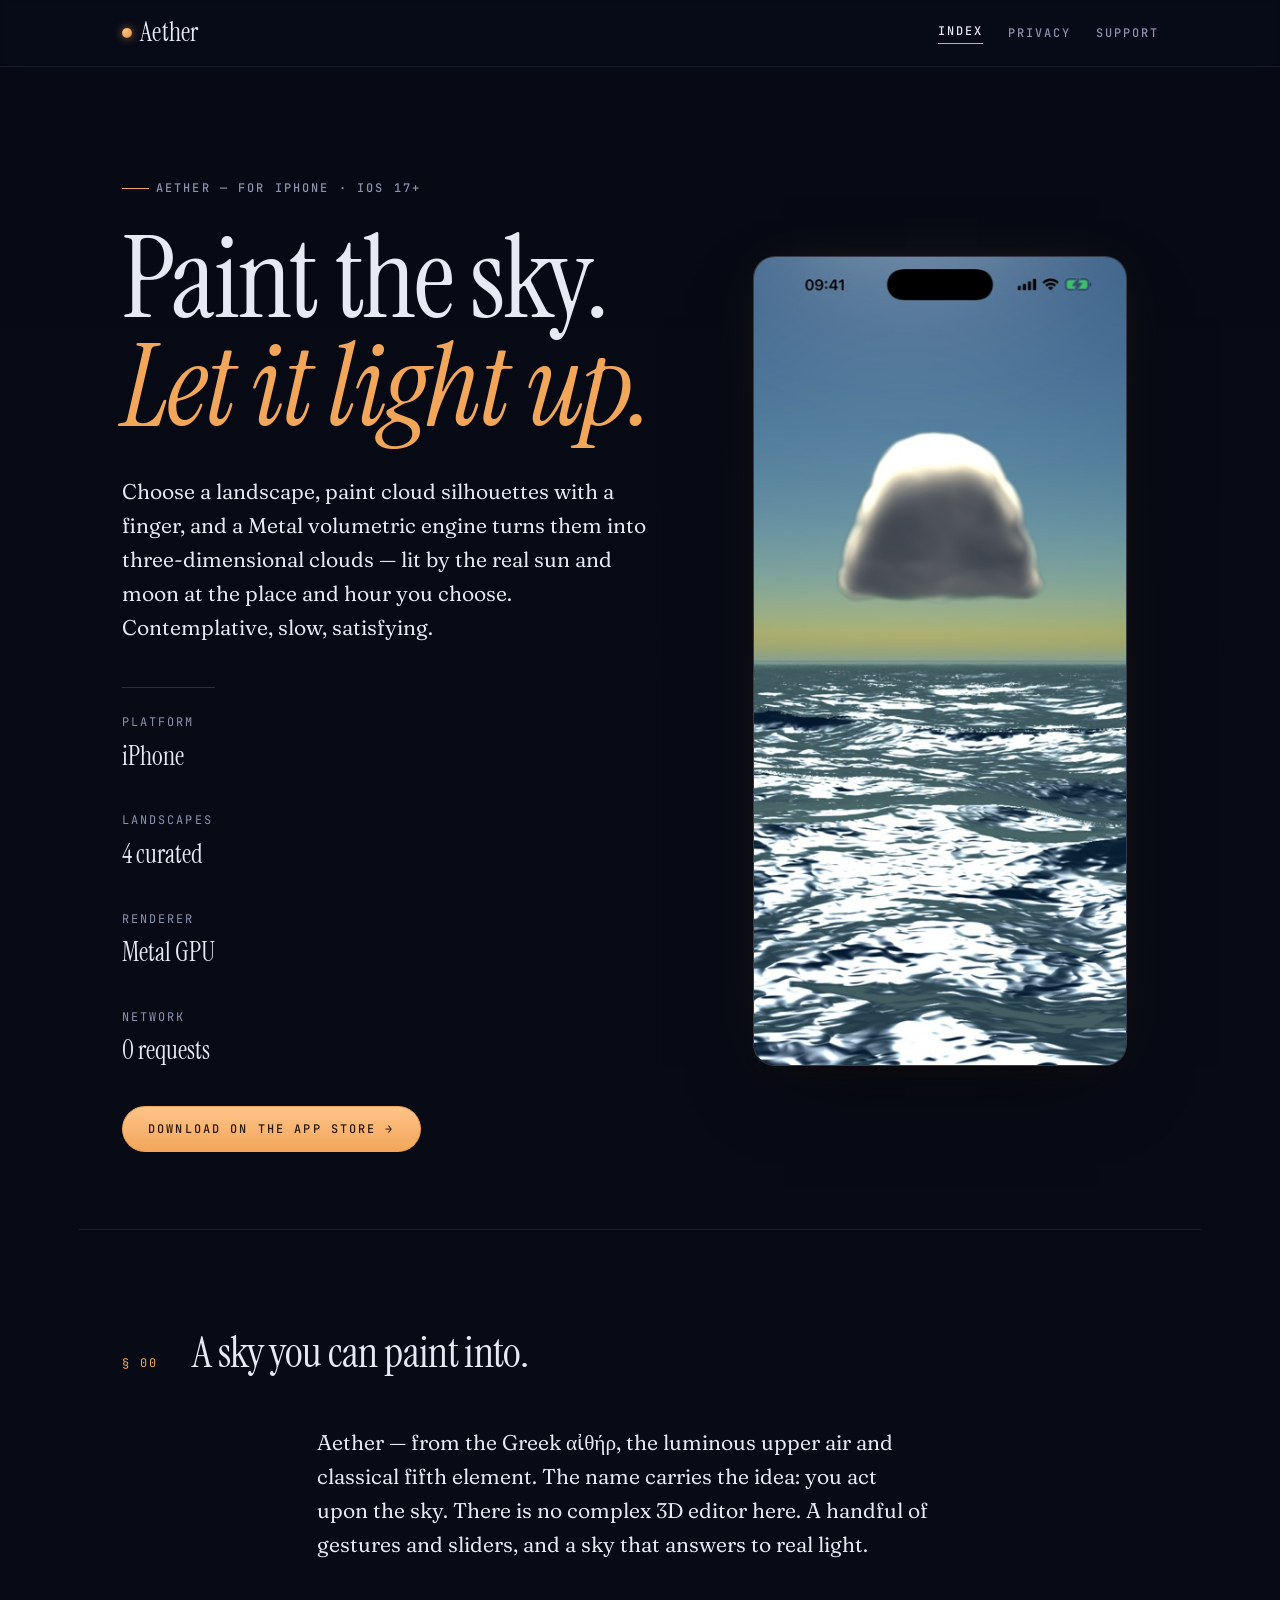
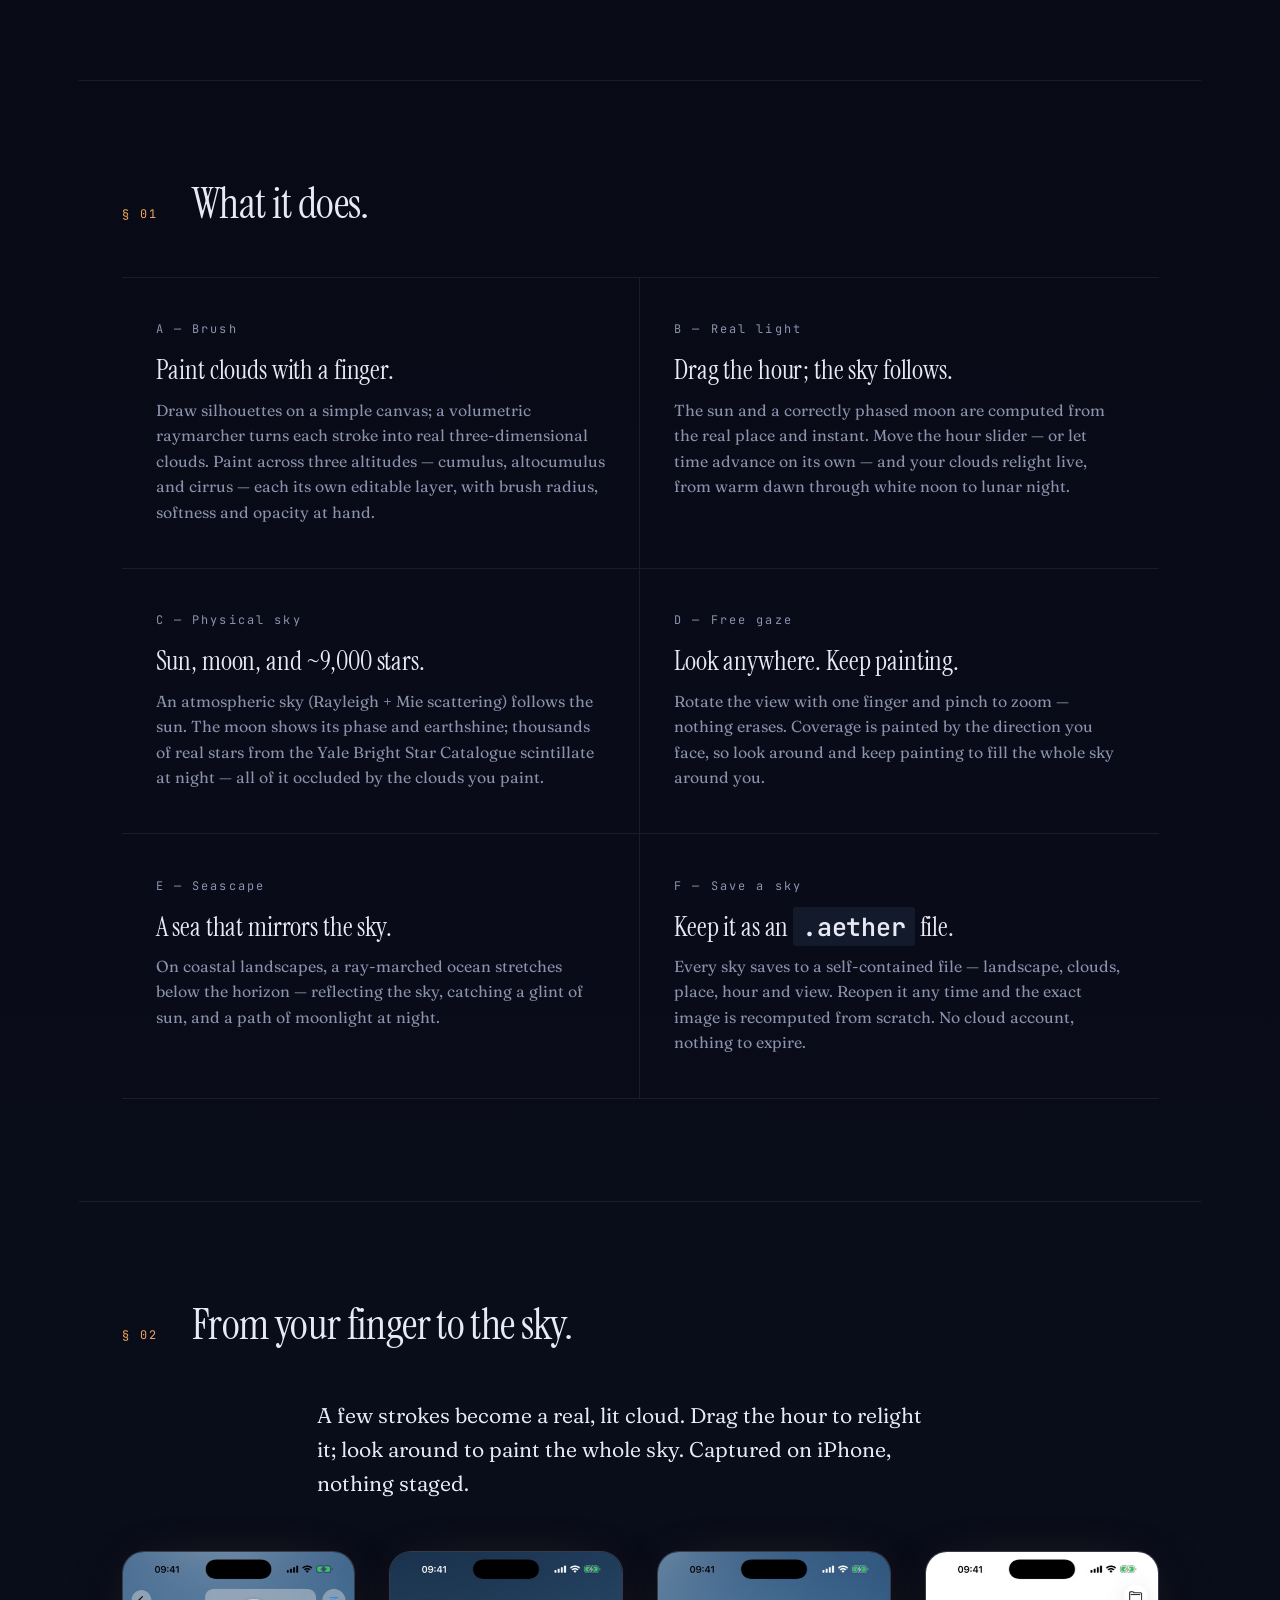
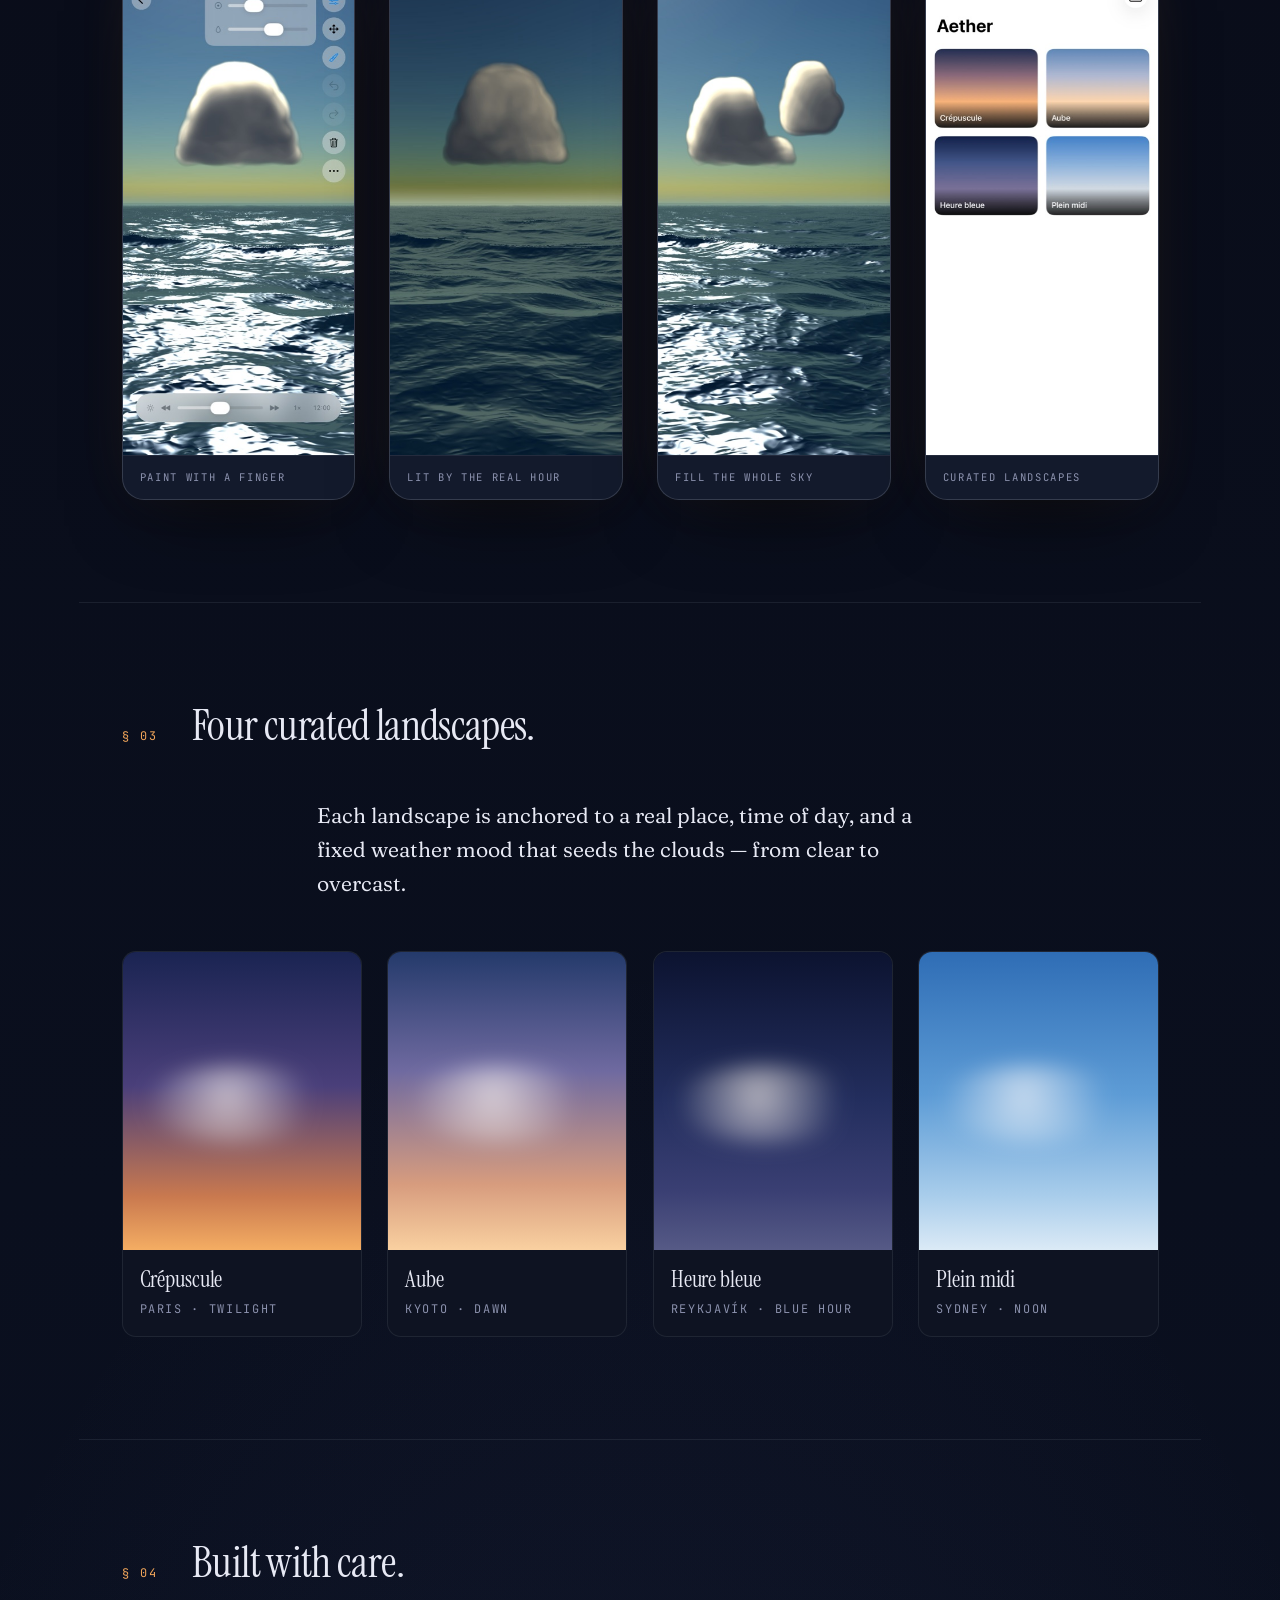
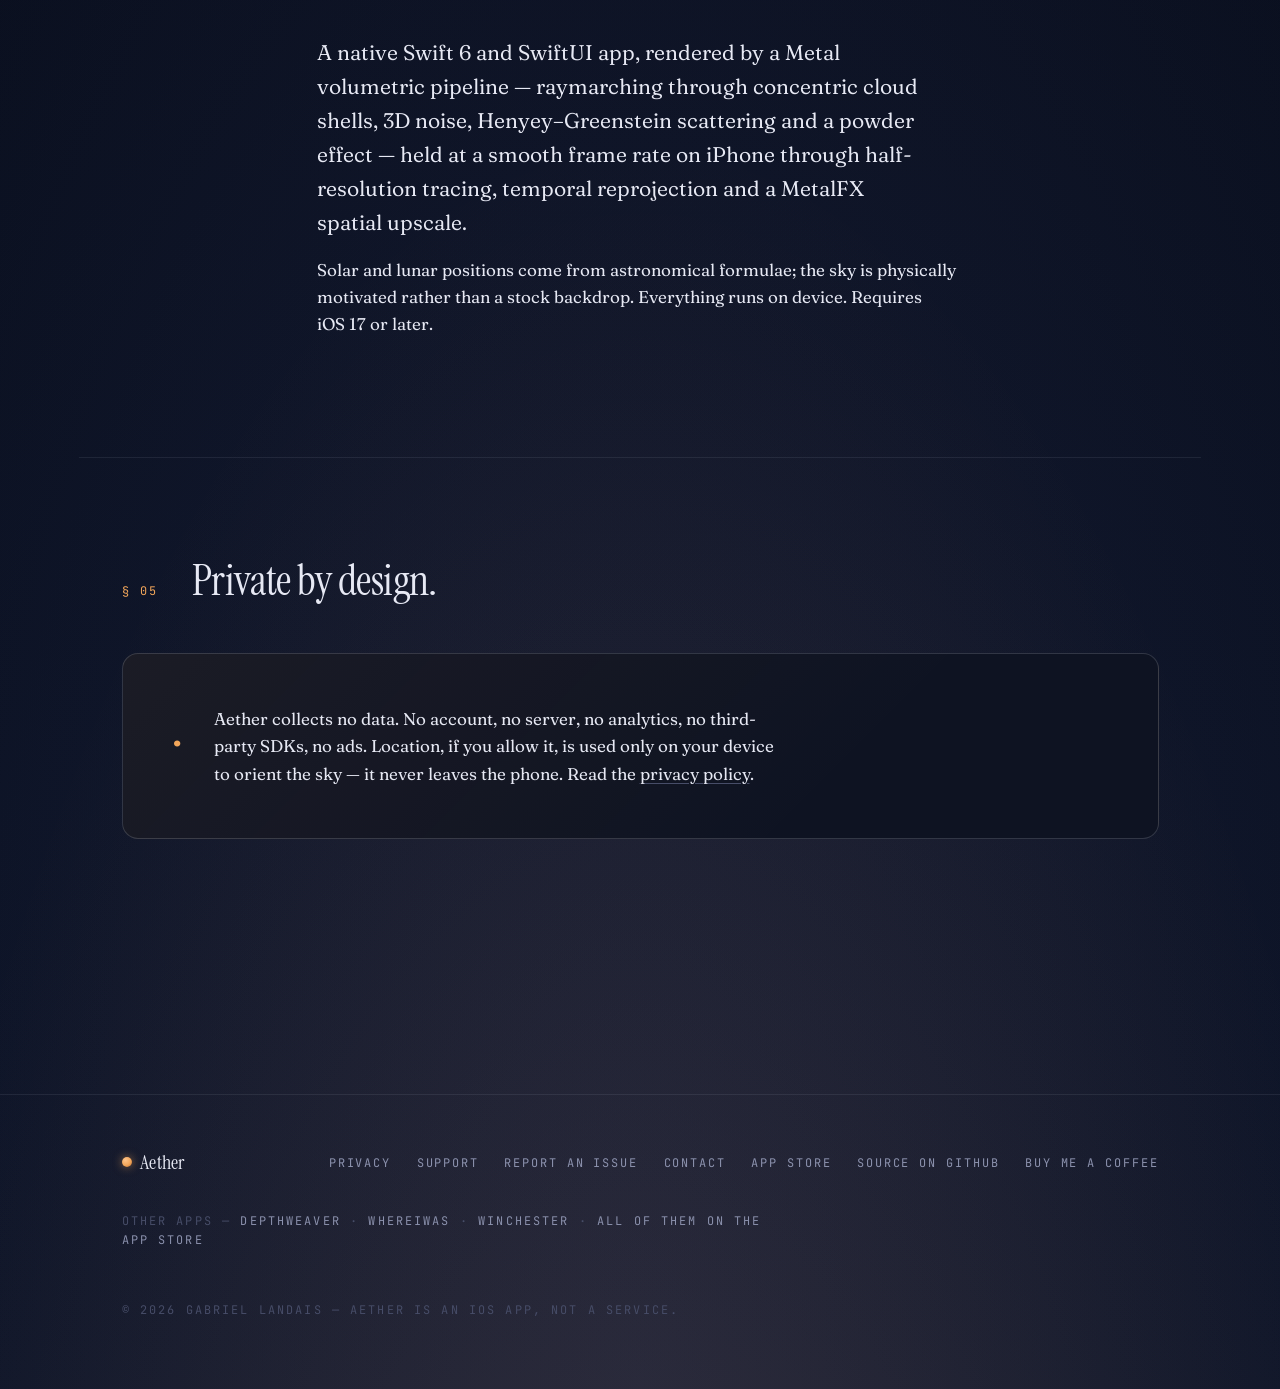
<file: web/index.html>
<!doctype html>
<html lang="en">
<head>
  <meta charset="utf-8">
  <meta name="viewport" content="width=device-width, initial-scale=1, viewport-fit=cover">
  <title>Aether — Paint volumetric clouds, lit by the real sky</title>
  <meta name="description" content="Aether is a contemplative iPhone app for painting volumetric 3D clouds over a curated landscape, lit by the real position of the sun and moon. Private by design — no account, no network, no tracking.">
  <link rel="canonical" href="https://glandais.github.io/aether/">
  <link rel="icon" type="image/svg+xml" href="favicon.svg">
  <link rel="apple-touch-icon" href="icon.png">
  <meta name="apple-itunes-app" content="app-id=6773940359">
  <meta name="theme-color" content="#090C18">
  <meta property="og:type" content="website">
  <meta property="og:title" content="Aether — Paint the sky.">
  <meta property="og:description" content="Paint cloud silhouettes; a Metal volumetric engine turns them into 3D clouds lit by the real sun and moon at the place and hour you choose. Contemplative, slow, satisfying.">
  <meta property="og:url" content="https://glandais.github.io/aether/">
  <meta property="og:image" content="https://glandais.github.io/aether/icon.png">
  <meta name="twitter:card" content="summary_large_image">
  <link rel="preconnect" href="https://fonts.googleapis.com">
  <link rel="preconnect" href="https://fonts.gstatic.com" crossorigin>
  <link rel="stylesheet" href="assets/style.css">
</head>
<body>
  <header class="site-header">
    <div class="container site-header__inner">
      <a class="wordmark" href="./">
        <span class="wordmark__orb" aria-hidden="true"></span>
        <span>Aether</span>
      </a>
      <nav class="site-nav" aria-label="Primary">
        <a href="./" aria-current="page">Index</a>
        <a href="privacy/">Privacy</a>
        <a href="support/">Support</a>
      </nav>
    </div>
  </header>

  <main>
    <section class="hero container">
      <div class="hero__grid">
        <div class="hero__head reveal reveal--1">
          <span class="label">Aether — for iPhone · iOS 17+</span>
          <h1 class="display">Paint the&nbsp;sky.<br><em>Let it light up.</em></h1>
          <p class="lead hero__sub">
            Choose a landscape, paint cloud silhouettes with a finger, and a Metal
            volumetric engine turns them into three-dimensional clouds — lit by the
            real sun and moon at the place and hour you choose. Contemplative, slow,
            satisfying.
          </p>

          <dl class="hero__meta">
            <div><dt>Platform</dt><dd>iPhone</dd></div>
            <div><dt>Landscapes</dt><dd>4 curated</dd></div>
            <div><dt>Renderer</dt><dd>Metal&nbsp;GPU</dd></div>
            <div><dt>Network</dt><dd>0&nbsp;requests</dd></div>
          </dl>

          <div class="cta-row">
            <a class="btn btn--primary" href="https://apps.apple.com/app/id6773940359" rel="noopener">Download on the App&nbsp;Store <span aria-hidden="true">→</span></a>
          </div>
        </div>

        <!-- Hero: real simulator screenshot (iPhone 6.9", painted noon cumulus). -->
        <figure class="shot shot--hero reveal reveal--2">
          <img src="shots/hero.jpg" width="414" height="900"
               alt="A painted white cumulus cloud over a bright blue sky and a sunlit, sparkling sea."
               loading="eager" decoding="async">
        </figure>
      </div>
    </section>

    <section class="section container">
      <header class="section__head">
        <span class="section__num">§ 00</span>
        <h2 class="section__title">A sky you can paint into.</h2>
      </header>
      <div class="container-narrow" style="padding-inline: 0;">
        <p class="lead">
          Aether — from the Greek αἰθήρ, the luminous upper air and classical fifth
          element. The name carries the idea: you act upon the sky. There is no
          complex 3D editor here. A handful of gestures and sliders, and a sky that
          answers to real light.
        </p>
      </div>
    </section>

    <section class="section container" id="features">
      <header class="section__head">
        <span class="section__num">§ 01</span>
        <h2 class="section__title">What it does.</h2>
      </header>

      <div class="features">
        <article class="feature">
          <div class="feature__num">A — Brush</div>
          <h3 class="feature__title">Paint clouds with a finger.</h3>
          <p>Draw silhouettes on a simple canvas; a volumetric raymarcher turns each stroke into real three-dimensional clouds. Paint across three altitudes — cumulus, altocumulus and cirrus — each its own editable layer, with brush radius, softness and opacity at hand.</p>
        </article>

        <article class="feature">
          <div class="feature__num">B — Real light</div>
          <h3 class="feature__title">Drag the hour; the sky follows.</h3>
          <p>The sun and a correctly phased moon are computed from the real place and instant. Move the hour slider — or let time advance on its own — and your clouds relight live, from warm dawn through white noon to lunar night.</p>
        </article>

        <article class="feature">
          <div class="feature__num">C — Physical sky</div>
          <h3 class="feature__title">Sun, moon, and ~9,000 stars.</h3>
          <p>An atmospheric sky (Rayleigh + Mie scattering) follows the sun. The moon shows its phase and earthshine; thousands of real stars from the Yale Bright Star Catalogue scintillate at night — all of it occluded by the clouds you paint.</p>
        </article>

        <article class="feature">
          <div class="feature__num">D — Free gaze</div>
          <h3 class="feature__title">Look anywhere. Keep painting.</h3>
          <p>Rotate the view with one finger and pinch to zoom — nothing erases. Coverage is painted by the direction you face, so look around and keep painting to fill the whole sky around you.</p>
        </article>

        <article class="feature">
          <div class="feature__num">E — Seascape</div>
          <h3 class="feature__title">A sea that mirrors the sky.</h3>
          <p>On coastal landscapes, a ray-marched ocean stretches below the horizon — reflecting the sky, catching a glint of sun, and a path of moonlight at night.</p>
        </article>

        <article class="feature">
          <div class="feature__num">F — Save a sky</div>
          <h3 class="feature__title">Keep it as an <code>.aether</code> file.</h3>
          <p>Every sky saves to a self-contained file — landscape, clouds, place, hour and view. Reopen it any time and the exact image is recomputed from scratch. No cloud account, nothing to expire.</p>
        </article>
      </div>
    </section>

    <section class="section container">
      <header class="section__head">
        <span class="section__num">§ 02</span>
        <h2 class="section__title">From your finger to the sky.</h2>
      </header>

      <div class="container-narrow" style="padding-inline: 0; margin-bottom: var(--s-8);">
        <p class="lead">
          A few strokes become a real, lit cloud. Drag the hour to relight it;
          look around to paint the whole sky. Captured on iPhone, nothing staged.
        </p>
      </div>

      <!-- Real simulator screenshots (iPhone 6.9"). -->
      <div class="shots-strip">
        <figure class="shot">
          <img src="shots/paint.jpg" width="414" height="900" loading="lazy" decoding="async"
               alt="Painting a cloud with the brush palette and hour slider visible.">
          <figcaption>Paint with a finger</figcaption>
        </figure>
        <figure class="shot">
          <img src="shots/dawn.jpg" width="414" height="900" loading="lazy" decoding="async"
               alt="A warm cloud over a golden dawn horizon and a calm sea.">
          <figcaption>Lit by the real hour</figcaption>
        </figure>
        <figure class="shot">
          <img src="shots/scattered.jpg" width="414" height="900" loading="lazy" decoding="async"
               alt="Two white clouds scattered across a blue noon sky over the sea.">
          <figcaption>Fill the whole sky</figcaption>
        </figure>
        <figure class="shot">
          <img src="shots/gallery.jpg" width="414" height="900" loading="lazy" decoding="async"
               alt="The gallery of four curated landscapes.">
          <figcaption>Curated landscapes</figcaption>
        </figure>
      </div>
    </section>

    <section class="section container">
      <header class="section__head">
        <span class="section__num">§ 03</span>
        <h2 class="section__title">Four curated landscapes.</h2>
      </header>

      <div class="container-narrow" style="padding-inline: 0; margin-bottom: var(--s-8);">
        <p class="lead">
          Each landscape is anchored to a real place, time of day, and a fixed
          weather mood that seeds the clouds — from clear to overcast.
        </p>
      </div>

      <!-- SCREENSHOT SLOT: scenes — the painted swatches below can each be
           replaced with a real simulator screenshot of that landscape. -->
      <div class="scenes">
        <article class="scene scene--dusk">
          <div class="scene__art" role="img" aria-label="Twilight palette: indigo sky over a warm orange horizon."></div>
          <div class="scene__meta">
            <h3 class="scene__name">Crépuscule</h3>
            <p class="scene__place">Paris · Twilight</p>
          </div>
        </article>
        <article class="scene scene--dawn">
          <div class="scene__art" role="img" aria-label="Dawn palette: pale blue sky over a peach horizon."></div>
          <div class="scene__meta">
            <h3 class="scene__name">Aube</h3>
            <p class="scene__place">Kyoto · Dawn</p>
          </div>
        </article>
        <article class="scene scene--blue">
          <div class="scene__art" role="img" aria-label="Blue hour palette: deep blue, overcast."></div>
          <div class="scene__meta">
            <h3 class="scene__name">Heure bleue</h3>
            <p class="scene__place">Reykjavík · Blue hour</p>
          </div>
        </article>
        <article class="scene scene--noon">
          <div class="scene__art" role="img" aria-label="Noon palette: bright blue daytime sky."></div>
          <div class="scene__meta">
            <h3 class="scene__name">Plein midi</h3>
            <p class="scene__place">Sydney · Noon</p>
          </div>
        </article>
      </div>
    </section>

    <section class="section container">
      <header class="section__head">
        <span class="section__num">§ 04</span>
        <h2 class="section__title">Built with care.</h2>
      </header>
      <div class="container-narrow" style="padding-inline: 0;">
        <p class="lead">
          A native Swift 6 and SwiftUI app, rendered by a Metal volumetric
          pipeline — raymarching through concentric cloud shells, 3D noise,
          Henyey–Greenstein scattering and a powder effect — held at a smooth
          frame rate on iPhone through half-resolution tracing, temporal
          reprojection and a MetalFX spatial upscale.
        </p>
        <p>
          Solar and lunar positions come from astronomical formulae; the sky is
          physically motivated rather than a stock backdrop. Everything runs on
          device. Requires iOS&nbsp;17 or later.
        </p>
      </div>
    </section>

    <section class="section container">
      <header class="section__head">
        <span class="section__num">§ 05</span>
        <h2 class="section__title">Private by design.</h2>
      </header>
      <div class="callout">
        <div class="callout__mark" aria-hidden="true">·</div>
        <p>
          Aether collects no data. No account, no server, no analytics, no
          third-party SDKs, no ads. Location, if you allow it, is used only on your
          device to orient the sky — it never leaves the phone. Read the
          <a href="privacy/">privacy policy</a>.
        </p>
      </div>
    </section>
  </main>

  <footer class="site-footer">
    <div class="container site-footer__inner">
      <a class="wordmark" href="./">
        <span class="wordmark__orb" aria-hidden="true"></span>
        <span>Aether</span>
      </a>
      <nav class="site-footer__nav" aria-label="Footer">
        <a href="privacy/">Privacy</a>
        <a href="support/">Support</a>
        <a href="https://github.com/glandais/aether/issues" rel="noopener">Report an issue</a>
        <a href="mailto:gabriel.landais@gmail.com">Contact</a>
        <a href="https://apps.apple.com/app/id6773940359" rel="noopener">App Store</a>
        <a href="https://github.com/glandais/aether" rel="noopener">Source on GitHub</a>
        <a href="https://ko-fi.com/gabylandais" rel="noopener">Buy me a coffee</a>
      </nav>
      <p class="site-footer__apps">
        Other apps —
        <a href="https://glandais.github.io/DepthWeaver/" rel="noopener">DepthWeaver</a> ·
        <a href="https://glandais.github.io/WhereIWas/" rel="noopener">WhereIWas</a> ·
        <a href="https://glandais.github.io/winchester/" rel="noopener">Winchester</a> ·
        <a href="https://apps.apple.com/developer/id1891310404" rel="noopener">all of them on the App Store</a>
      </p>
      <p class="site-footer__meta">
        © <span id="year">2026</span> Gabriel Landais — Aether is an iOS app, not a service.
      </p>
    </div>
  </footer>

  <script>document.getElementById('year').textContent = new Date().getFullYear();</script>
</body>
</html>
</file>
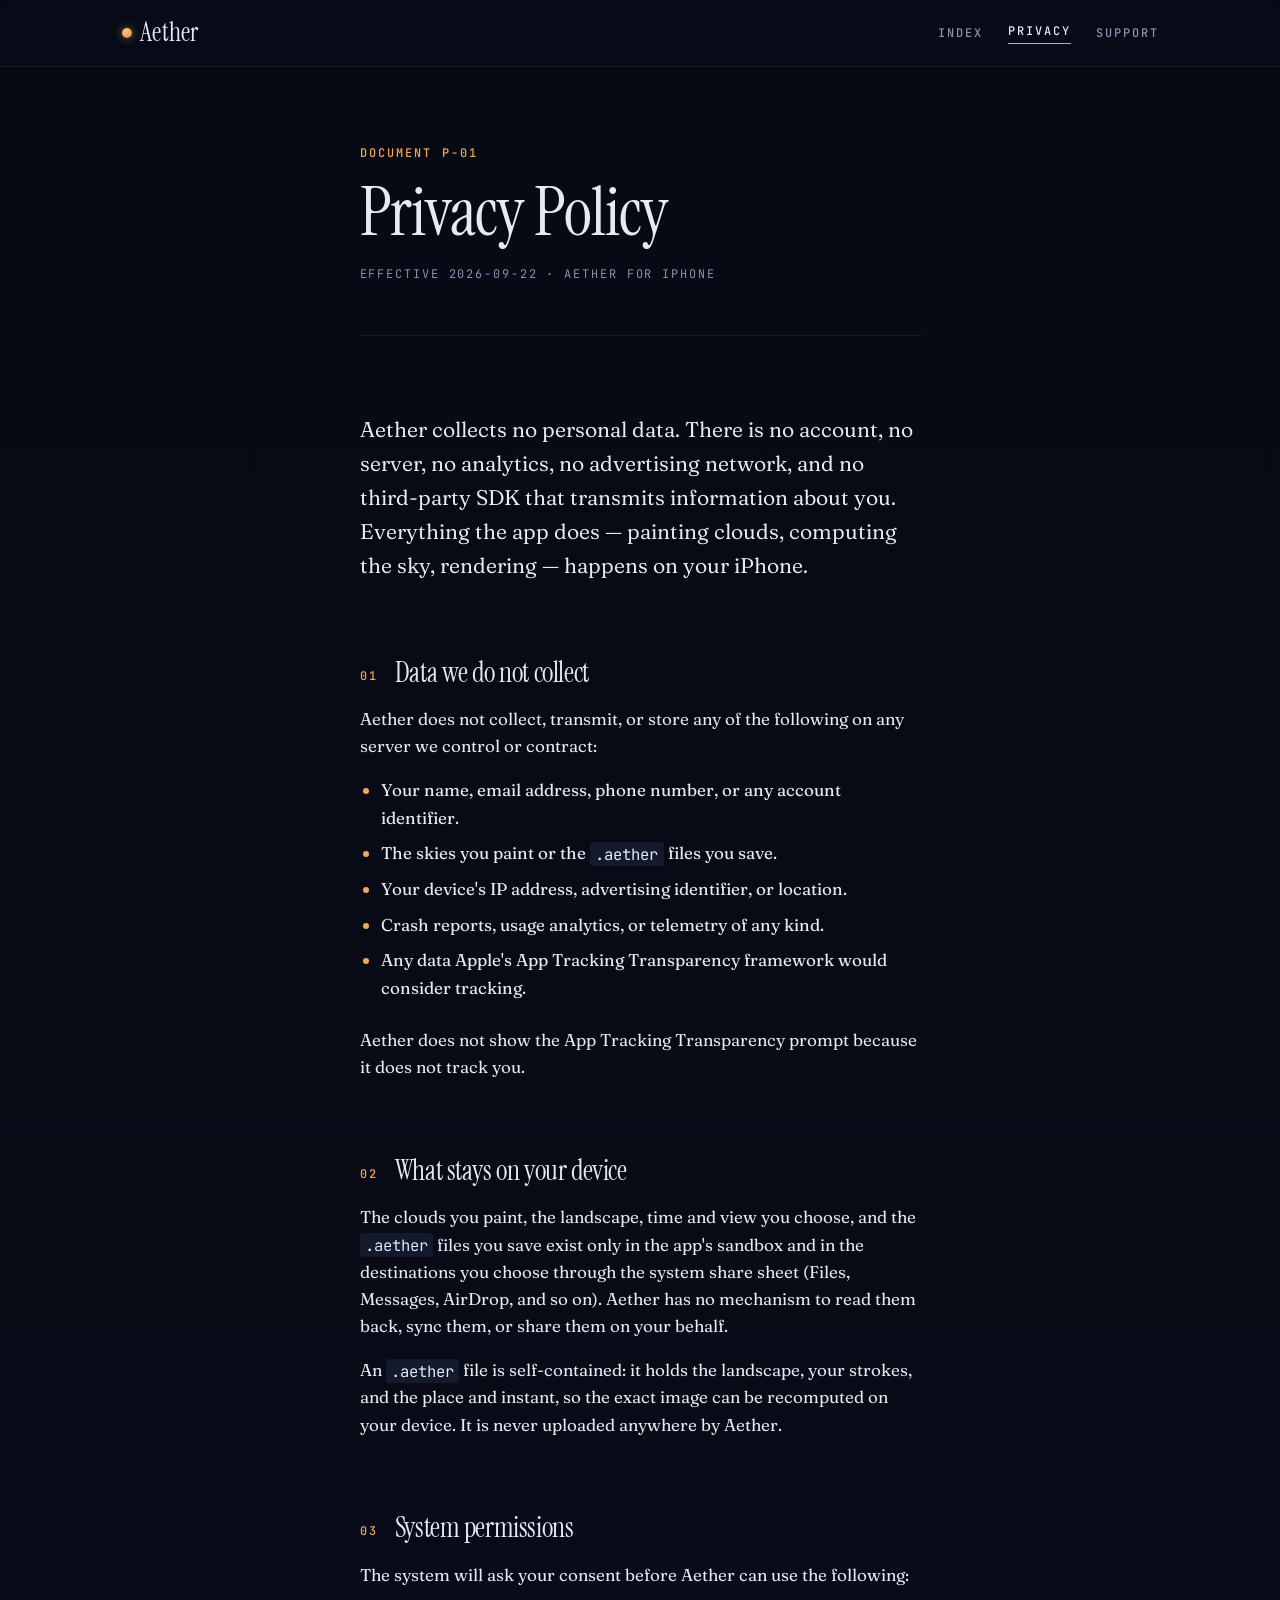
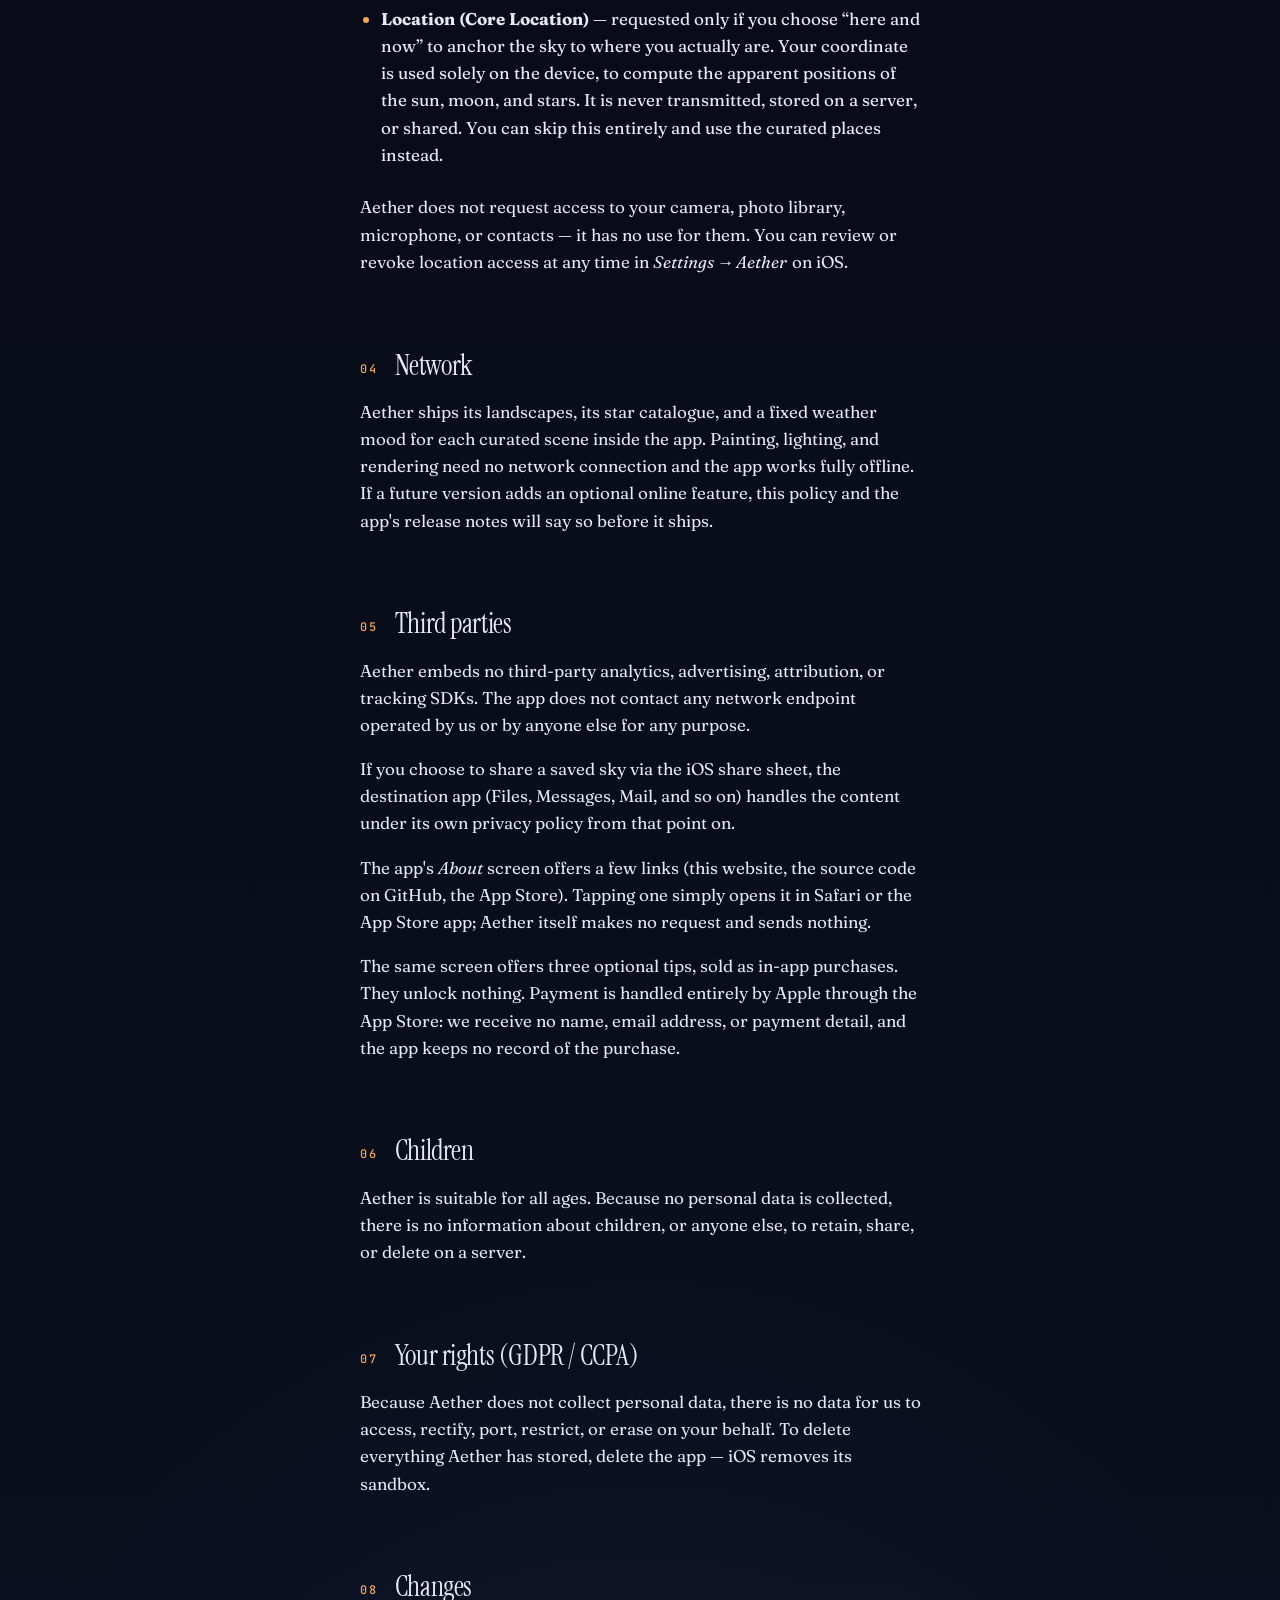
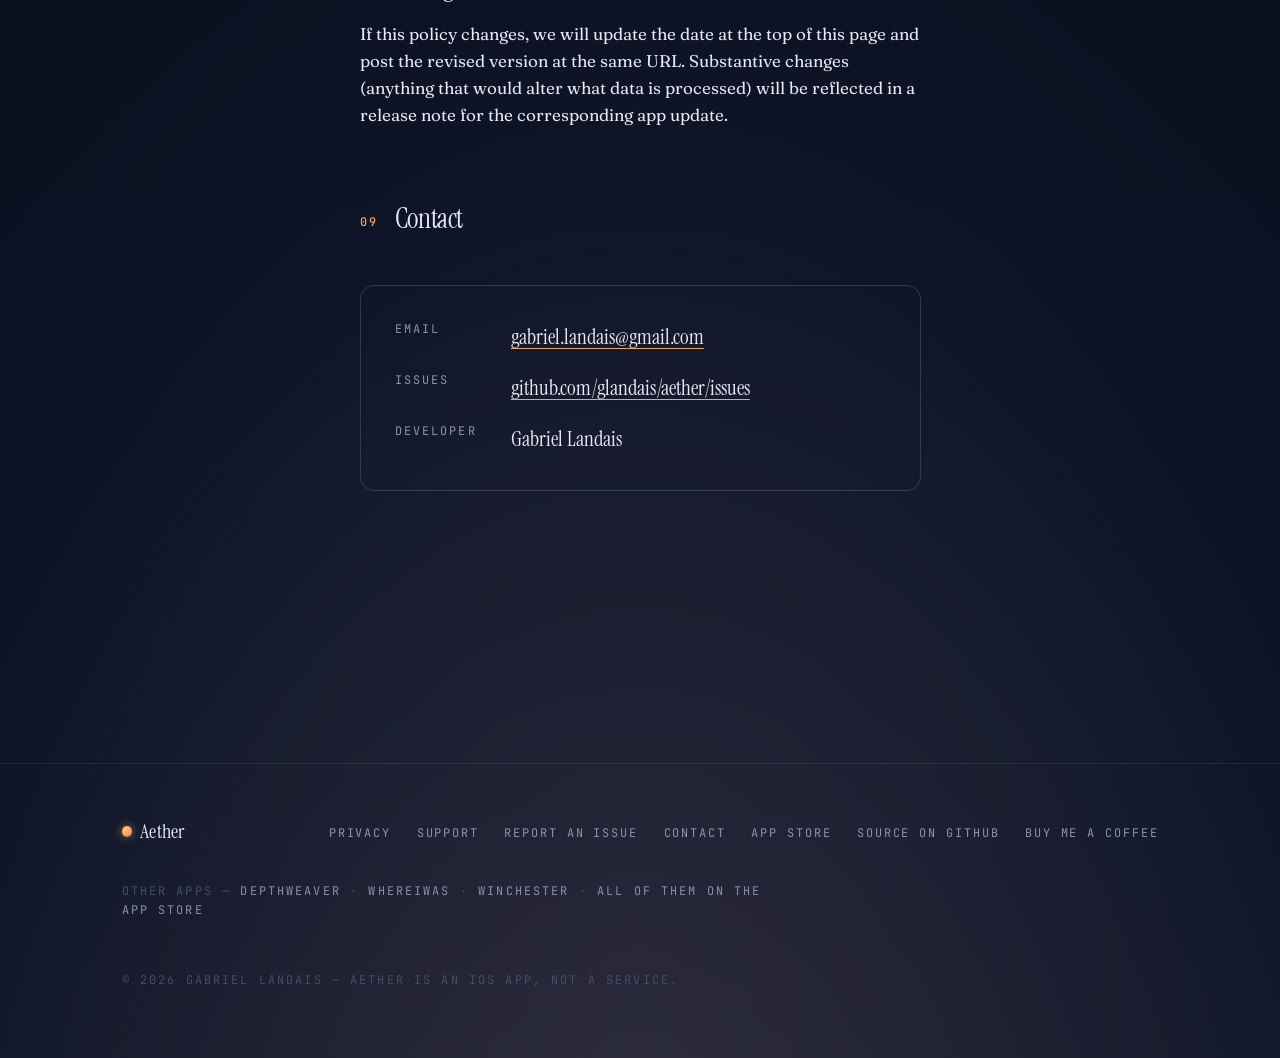
<file: web/privacy/index.html>
<!doctype html>
<html lang="en">
<head>
  <meta charset="utf-8">
  <meta name="viewport" content="width=device-width, initial-scale=1, viewport-fit=cover">
  <title>Privacy Policy — Aether</title>
  <meta name="description" content="Aether collects no personal data. Everything runs on your iPhone; location, if allowed, never leaves the device. Full privacy policy.">
  <link rel="canonical" href="https://glandais.github.io/aether/privacy/">
  <link rel="icon" type="image/svg+xml" href="../favicon.svg">
  <link rel="apple-touch-icon" href="../icon.png">
  <meta name="apple-itunes-app" content="app-id=6773940359">
  <meta name="theme-color" content="#090C18">
  <meta property="og:type" content="article">
  <meta property="og:title" content="Aether — Privacy Policy">
  <meta property="og:description" content="Aether collects no personal data. Everything runs on your iPhone.">
  <meta property="og:url" content="https://glandais.github.io/aether/privacy/">
  <link rel="preconnect" href="https://fonts.googleapis.com">
  <link rel="preconnect" href="https://fonts.gstatic.com" crossorigin>
  <link rel="stylesheet" href="../assets/style.css">
</head>
<body>
  <header class="site-header">
    <div class="container site-header__inner">
      <a class="wordmark" href="../">
        <span class="wordmark__orb" aria-hidden="true"></span>
        <span>Aether</span>
      </a>
      <nav class="site-nav" aria-label="Primary">
        <a href="../">Index</a>
        <a href="../privacy/" aria-current="page">Privacy</a>
        <a href="../support/">Support</a>
      </nav>
    </div>
  </header>

  <main class="container-narrow prose">
    <header class="prose__header">
      <span class="label label-accent">Document P-01</span>
      <h1>Privacy Policy</h1>
      <p class="meta">Effective 2026-09-22 · Aether for iPhone</p>
    </header>

    <section>
      <p class="lead">
        Aether collects no personal data. There is no account, no server, no
        analytics, no advertising network, and no third-party SDK that transmits
        information about you. Everything the app does — painting clouds,
        computing the sky, rendering — happens on your iPhone.
      </p>
    </section>

    <section>
      <h2 data-num="01">Data we do not collect</h2>
      <p>
        Aether does not collect, transmit, or store any of the following on any
        server we control or contract:
      </p>
      <ul>
        <li>Your name, email address, phone number, or any account identifier.</li>
        <li>The skies you paint or the <code>.aether</code> files you save.</li>
        <li>Your device's IP address, advertising identifier, or location.</li>
        <li>Crash reports, usage analytics, or telemetry of any kind.</li>
        <li>Any data Apple's App Tracking Transparency framework would consider tracking.</li>
      </ul>
      <p>
        Aether does not show the App Tracking Transparency prompt because it does
        not track you.
      </p>
    </section>

    <section>
      <h2 data-num="02">What stays on your device</h2>
      <p>
        The clouds you paint, the landscape, time and view you choose, and the
        <code>.aether</code> files you save exist only in the app's sandbox and in
        the destinations you choose through the system share sheet (Files,
        Messages, AirDrop, and so on). Aether has no mechanism to read them back,
        sync them, or share them on your behalf.
      </p>
      <p>
        An <code>.aether</code> file is self-contained: it holds the landscape, your
        strokes, and the place and instant, so the exact image can be recomputed on
        your device. It is never uploaded anywhere by Aether.
      </p>
    </section>

    <section>
      <h2 data-num="03">System permissions</h2>
      <p>The system will ask your consent before Aether can use the following:</p>
      <ul>
        <li>
          <strong>Location (Core Location)</strong> — requested only if you choose
          “here and now” to anchor the sky to where you actually are. Your
          coordinate is used solely on the device, to compute the apparent
          positions of the sun, moon, and stars. It is never transmitted, stored on
          a server, or shared. You can skip this entirely and use the curated
          places instead.
        </li>
      </ul>
      <p>
        Aether does not request access to your camera, photo library, microphone,
        or contacts — it has no use for them. You can review or revoke location
        access at any time in <em>Settings → Aether</em> on iOS.
      </p>
    </section>

    <section>
      <h2 data-num="04">Network</h2>
      <p>
        Aether ships its landscapes, its star catalogue, and a fixed weather mood
        for each curated scene inside the app. Painting, lighting, and rendering
        need no network connection and the app works fully offline. If a future
        version adds an optional online feature, this policy and the app's release
        notes will say so before it ships.
      </p>
    </section>

    <section>
      <h2 data-num="05">Third parties</h2>
      <p>
        Aether embeds no third-party analytics, advertising, attribution, or
        tracking SDKs. The app does not contact any network endpoint operated by
        us or by anyone else for any purpose.
      </p>
      <p>
        If you choose to share a saved sky via the iOS share sheet, the destination
        app (Files, Messages, Mail, and so on) handles the content under its own
        privacy policy from that point on.
      </p>
      <p>
        The app's <em>About</em> screen offers a few links (this website, the
        source code on GitHub, the App&nbsp;Store). Tapping one simply opens it in
        Safari or the App&nbsp;Store app; Aether itself makes no request and
        sends nothing.
      </p>
      <p>
        The same screen offers three optional tips, sold as in-app purchases.
        They unlock nothing. Payment is handled entirely by Apple through the
        App&nbsp;Store: we receive no name, email address, or payment detail,
        and the app keeps no record of the purchase.
      </p>
    </section>

    <section>
      <h2 data-num="06">Children</h2>
      <p>
        Aether is suitable for all ages. Because no personal data is collected,
        there is no information about children, or anyone else, to retain, share,
        or delete on a server.
      </p>
    </section>

    <section>
      <h2 data-num="07">Your rights (GDPR / CCPA)</h2>
      <p>
        Because Aether does not collect personal data, there is no data for us to
        access, rectify, port, restrict, or erase on your behalf. To delete
        everything Aether has stored, delete the app — iOS removes its sandbox.
      </p>
    </section>

    <section>
      <h2 data-num="08">Changes</h2>
      <p>
        If this policy changes, we will update the date at the top of this page and
        post the revised version at the same URL. Substantive changes (anything
        that would alter what data is processed) will be reflected in a release note
        for the corresponding app update.
      </p>
    </section>

    <section>
      <h2 data-num="09">Contact</h2>
      <dl class="contact">
        <dt>Email</dt>
        <dd><a href="mailto:gabriel.landais@gmail.com">gabriel.landais@gmail.com</a></dd>
        <dt>Issues</dt>
        <dd><a href="https://github.com/glandais/aether/issues" rel="noopener">github.com/glandais/aether/issues</a></dd>
        <dt>Developer</dt>
        <dd>Gabriel Landais</dd>
      </dl>
    </section>
  </main>

  <footer class="site-footer">
    <div class="container site-footer__inner">
      <a class="wordmark" href="../">
        <span class="wordmark__orb" aria-hidden="true"></span>
        <span>Aether</span>
      </a>
      <nav class="site-footer__nav" aria-label="Footer">
        <a href="../privacy/">Privacy</a>
        <a href="../support/">Support</a>
        <a href="https://github.com/glandais/aether/issues" rel="noopener">Report an issue</a>
        <a href="mailto:gabriel.landais@gmail.com">Contact</a>
        <a href="https://apps.apple.com/app/id6773940359" rel="noopener">App Store</a>
        <a href="https://github.com/glandais/aether" rel="noopener">Source on GitHub</a>
        <a href="https://ko-fi.com/gabylandais" rel="noopener">Buy me a coffee</a>
      </nav>
      <p class="site-footer__apps">
        Other apps —
        <a href="https://glandais.github.io/DepthWeaver/" rel="noopener">DepthWeaver</a> ·
        <a href="https://glandais.github.io/WhereIWas/" rel="noopener">WhereIWas</a> ·
        <a href="https://glandais.github.io/winchester/" rel="noopener">Winchester</a> ·
        <a href="https://apps.apple.com/developer/id1891310404" rel="noopener">all of them on the App Store</a>
      </p>
      <p class="site-footer__meta">
        © <span id="year">2026</span> Gabriel Landais — Aether is an iOS app, not a service.
      </p>
    </div>
  </footer>
  <script>document.getElementById('year').textContent = new Date().getFullYear();</script>
</body>
</html>
</file>
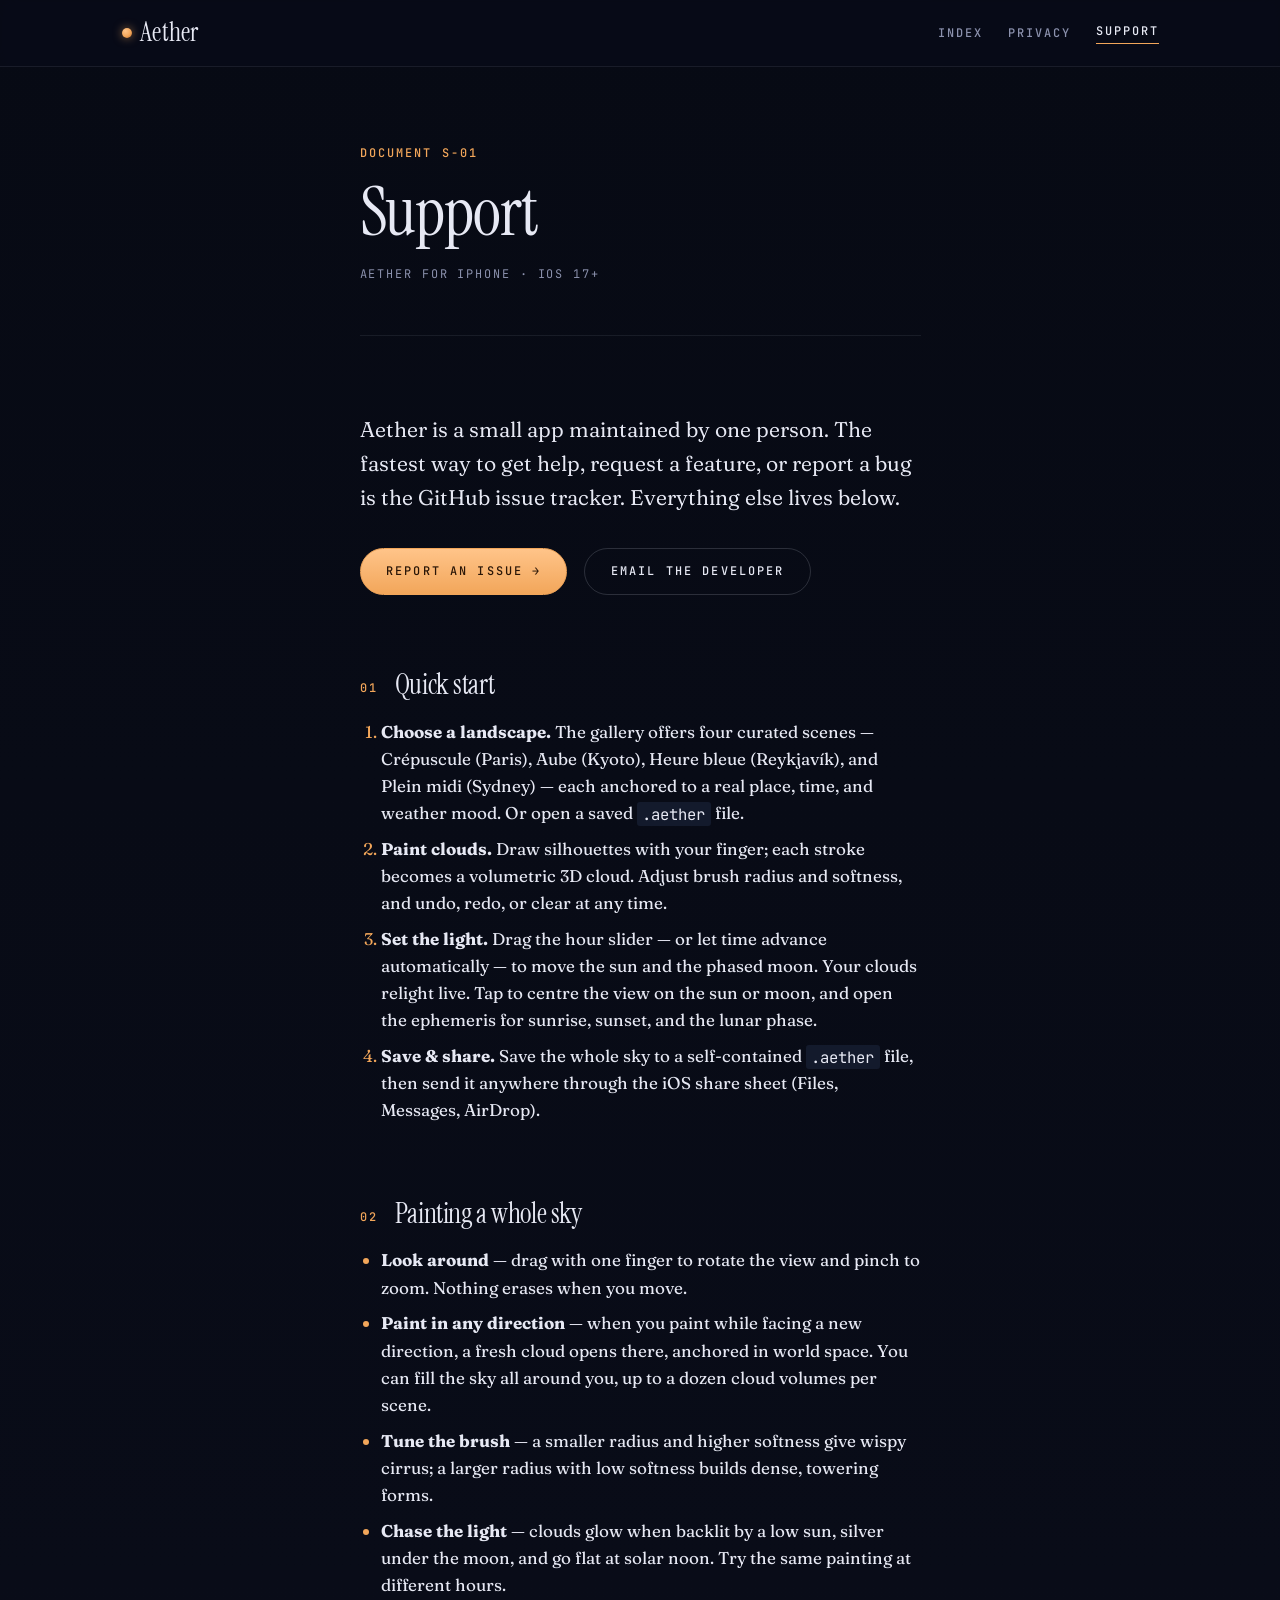
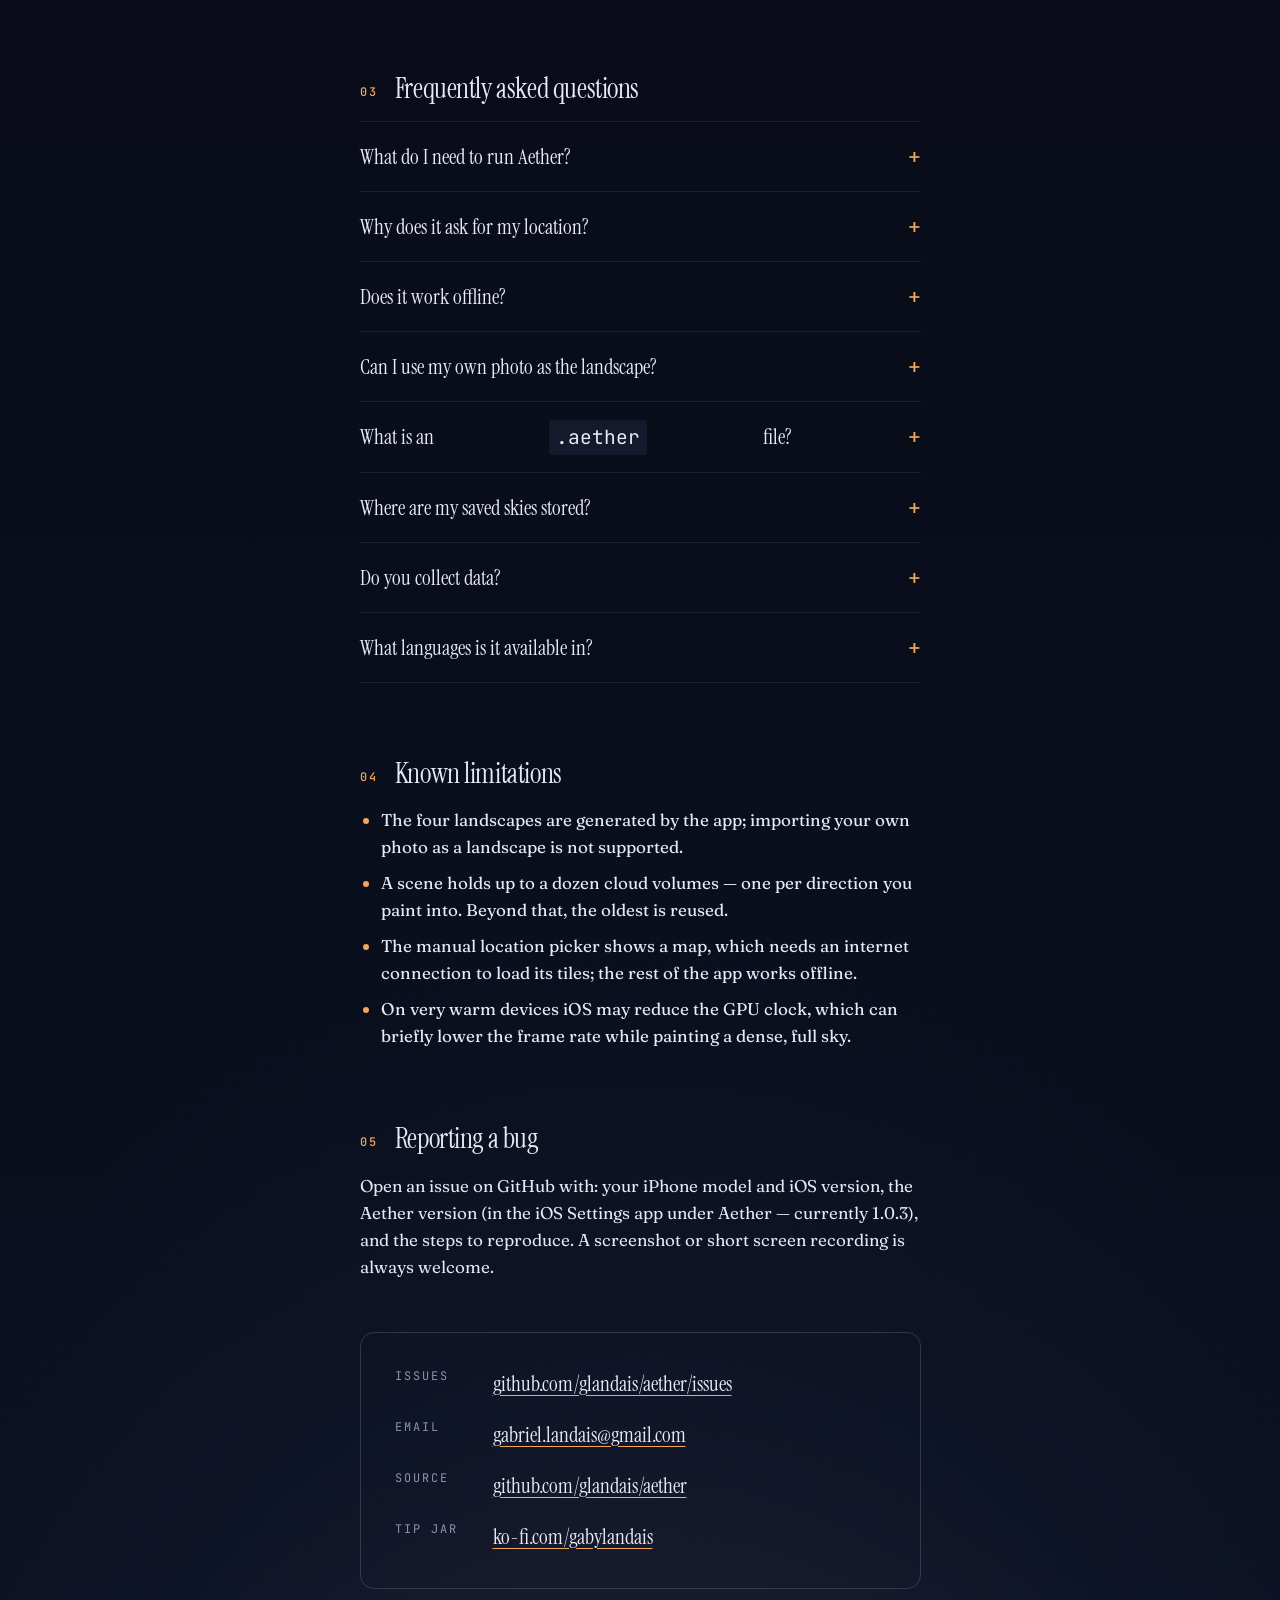
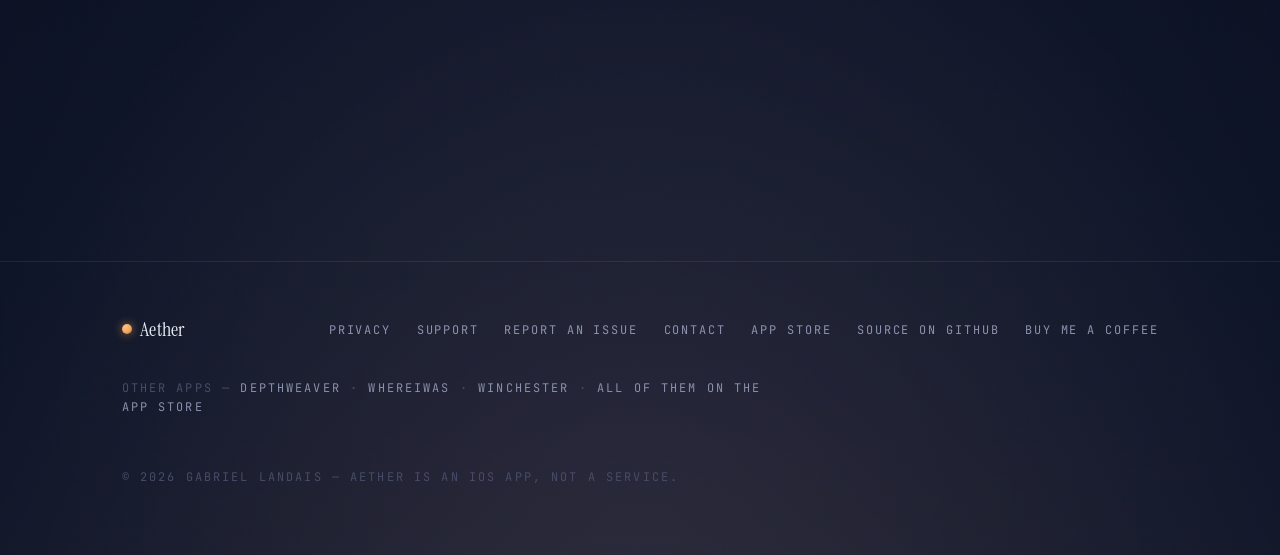
<file: web/support/index.html>
<!doctype html>
<html lang="en">
<head>
  <meta charset="utf-8">
  <meta name="viewport" content="width=device-width, initial-scale=1, viewport-fit=cover">
  <title>Support — Aether</title>
  <meta name="description" content="How to use Aether, painting tips, FAQ, known limitations, and how to report a bug.">
  <link rel="canonical" href="https://glandais.github.io/aether/support/">
  <link rel="icon" type="image/svg+xml" href="../favicon.svg">
  <link rel="apple-touch-icon" href="../icon.png">
  <meta name="apple-itunes-app" content="app-id=6773940359">
  <meta name="theme-color" content="#090C18">
  <meta property="og:type" content="article">
  <meta property="og:title" content="Aether — Support">
  <meta property="og:description" content="How to use Aether, painting tips, FAQ, and bug reporting.">
  <meta property="og:url" content="https://glandais.github.io/aether/support/">
  <link rel="preconnect" href="https://fonts.googleapis.com">
  <link rel="preconnect" href="https://fonts.gstatic.com" crossorigin>
  <link rel="stylesheet" href="../assets/style.css">
</head>
<body>
  <header class="site-header">
    <div class="container site-header__inner">
      <a class="wordmark" href="../">
        <span class="wordmark__orb" aria-hidden="true"></span>
        <span>Aether</span>
      </a>
      <nav class="site-nav" aria-label="Primary">
        <a href="../">Index</a>
        <a href="../privacy/">Privacy</a>
        <a href="../support/" aria-current="page">Support</a>
      </nav>
    </div>
  </header>

  <main class="container-narrow prose">
    <header class="prose__header">
      <span class="label label-accent">Document S-01</span>
      <h1>Support</h1>
      <p class="meta">Aether for iPhone · iOS 17+</p>
    </header>

    <section>
      <p class="lead">
        Aether is a small app maintained by one person. The fastest way to get
        help, request a feature, or report a bug is the GitHub issue tracker.
        Everything else lives below.
      </p>

      <div class="cta-row">
        <a class="btn btn--primary" href="https://github.com/glandais/aether/issues" rel="noopener">
          Report an issue <span aria-hidden="true">→</span>
        </a>
        <a class="btn" href="mailto:gabriel.landais@gmail.com">Email the developer</a>
      </div>
    </section>

    <section>
      <h2 data-num="01">Quick start</h2>
      <ol>
        <li><strong>Choose a landscape.</strong> The gallery offers four curated scenes — Crépuscule (Paris), Aube (Kyoto), Heure bleue (Reykjavík), and Plein midi (Sydney) — each anchored to a real place, time, and weather mood. Or open a saved <code>.aether</code> file.</li>
        <li><strong>Paint clouds.</strong> Draw silhouettes with your finger; each stroke becomes a volumetric 3D cloud. Adjust brush radius and softness, and undo, redo, or clear at any time.</li>
        <li><strong>Set the light.</strong> Drag the hour slider — or let time advance automatically — to move the sun and the phased moon. Your clouds relight live. Tap to centre the view on the sun or moon, and open the ephemeris for sunrise, sunset, and the lunar phase.</li>
        <li><strong>Save &amp; share.</strong> Save the whole sky to a self-contained <code>.aether</code> file, then send it anywhere through the iOS share sheet (Files, Messages, AirDrop).</li>
      </ol>
    </section>

    <section>
      <h2 data-num="02">Painting a whole sky</h2>
      <ul>
        <li><strong>Look around</strong> — drag with one finger to rotate the view and pinch to zoom. Nothing erases when you move.</li>
        <li><strong>Paint in any direction</strong> — when you paint while facing a new direction, a fresh cloud opens there, anchored in world space. You can fill the sky all around you, up to a dozen cloud volumes per scene.</li>
        <li><strong>Tune the brush</strong> — a smaller radius and higher softness give wispy cirrus; a larger radius with low softness builds dense, towering forms.</li>
        <li><strong>Chase the light</strong> — clouds glow when backlit by a low sun, silver under the moon, and go flat at solar noon. Try the same painting at different hours.</li>
      </ul>
    </section>

    <section>
      <h2 data-num="03">Frequently asked questions</h2>
      <div class="faq">
        <details>
          <summary>What do I need to run Aether?</summary>
          <p>An iPhone on iOS 17 or later. The volumetric renderer uses Metal, which is available on all supported iPhones.</p>
        </details>
        <details>
          <summary>Why does it ask for my location?</summary>
          <p>Only if you choose “here and now”, to orient the sky to where you actually are — the coordinate is used on the device to compute the sun, moon, and star positions, and is never transmitted. You can skip it entirely and paint in the curated places instead. See the <a href="../privacy/">privacy policy</a>.</p>
        </details>
        <details>
          <summary>Does it work offline?</summary>
          <p>Yes — entirely. The landscapes, the star catalogue, and each scene's weather are bundled in the app, and painting, lighting, and rendering need no network. The only thing that uses the internet is the map tiles in the manual location picker.</p>
        </details>
        <details>
          <summary>Can I use my own photo as the landscape?</summary>
          <p>Not in this version. The four landscapes are generated by the app; photo import is intentionally out of scope to keep the experience focused.</p>
        </details>
        <details>
          <summary>What is an <code>.aether</code> file?</summary>
          <p>A self-contained snapshot of a sky — the landscape, all your strokes, and the place, hour, and view. Reopen it and Aether recomputes the exact same image from scratch, including the sun, moon, and stars. The file holds everything, so it stays valid indefinitely and never depends on a server.</p>
        </details>
        <details>
          <summary>Where are my saved skies stored?</summary>
          <p>Wherever you send them through the share sheet — Aether does not keep its own cloud library. By default nothing is stored outside the app's session unless you explicitly save or share. Nothing is uploaded.</p>
        </details>
        <details>
          <summary>Do you collect data?</summary>
          <p>No. See the <a href="../privacy/">privacy policy</a>. There is no account, no analytics, no advertising.</p>
        </details>
        <details>
          <summary>What languages is it available in?</summary>
          <p>English and French. The language follows your iOS system setting.</p>
        </details>
      </div>
    </section>

    <section>
      <h2 data-num="04">Known limitations</h2>
      <ul>
        <li>The four landscapes are generated by the app; importing your own photo as a landscape is not supported.</li>
        <li>A scene holds up to a dozen cloud volumes — one per direction you paint into. Beyond that, the oldest is reused.</li>
        <li>The manual location picker shows a map, which needs an internet connection to load its tiles; the rest of the app works offline.</li>
        <li>On very warm devices iOS may reduce the GPU clock, which can briefly lower the frame rate while painting a dense, full sky.</li>
      </ul>
    </section>

    <section>
      <h2 data-num="05">Reporting a bug</h2>
      <p>
        Open an issue on GitHub with: your iPhone model and iOS version, the Aether
        version (in the iOS Settings app under Aether — currently 1.0.3), and the
        steps to reproduce. A screenshot or short screen recording is always
        welcome.
      </p>
      <dl class="contact">
        <dt>Issues</dt>
        <dd><a href="https://github.com/glandais/aether/issues" rel="noopener">github.com/glandais/aether/issues</a></dd>
        <dt>Email</dt>
        <dd><a href="mailto:gabriel.landais@gmail.com">gabriel.landais@gmail.com</a></dd>
        <dt>Source</dt>
        <dd><a href="https://github.com/glandais/aether" rel="noopener">github.com/glandais/aether</a></dd>
        <dt>Tip jar</dt>
        <dd><a href="https://ko-fi.com/gabylandais" rel="noopener">ko-fi.com/gabylandais</a></dd>
      </dl>
    </section>
  </main>

  <footer class="site-footer">
    <div class="container site-footer__inner">
      <a class="wordmark" href="../">
        <span class="wordmark__orb" aria-hidden="true"></span>
        <span>Aether</span>
      </a>
      <nav class="site-footer__nav" aria-label="Footer">
        <a href="../privacy/">Privacy</a>
        <a href="../support/">Support</a>
        <a href="https://github.com/glandais/aether/issues" rel="noopener">Report an issue</a>
        <a href="mailto:gabriel.landais@gmail.com">Contact</a>
        <a href="https://apps.apple.com/app/id6773940359" rel="noopener">App Store</a>
        <a href="https://github.com/glandais/aether" rel="noopener">Source on GitHub</a>
        <a href="https://ko-fi.com/gabylandais" rel="noopener">Buy me a coffee</a>
      </nav>
      <p class="site-footer__apps">
        Other apps —
        <a href="https://glandais.github.io/DepthWeaver/" rel="noopener">DepthWeaver</a> ·
        <a href="https://glandais.github.io/WhereIWas/" rel="noopener">WhereIWas</a> ·
        <a href="https://glandais.github.io/winchester/" rel="noopener">Winchester</a> ·
        <a href="https://apps.apple.com/developer/id1891310404" rel="noopener">all of them on the App Store</a>
      </p>
      <p class="site-footer__meta">
        © <span id="year">2026</span> Gabriel Landais — Aether is an iOS app, not a service.
      </p>
    </div>
  </footer>
  <script>document.getElementById('year').textContent = new Date().getFullYear();</script>
</body>
</html>
</file>
<file: web/assets/style.css>
/* ============================================================
   Aether — design system
   Contemplative twilight. Night indigo + haze + horizon amber.
   ============================================================ */

@import url('https://fonts.googleapis.com/css2?family=Instrument+Serif:ital@0;1&family=Fraunces:opsz,wght,SOFT@9..144,300..700,0..100&family=JetBrains+Mono:wght@400;500&display=swap');

:root {
  /* palette — a sky from zenith to horizon */
  --night:       #090C18;  /* deep indigo, just before true black */
  --night-soft:  #0E1322;
  --surface:     #131A2C;
  --surface-2:   #1B2338;
  --haze:        #E7E9F4;  /* pale luminous text, faint blue */
  --haze-muted:  #8C92AE;
  --haze-faint:  #474D68;
  --amber:       #F2A65A;  /* warm horizon glow — the accent */
  --amber-hi:    #FFC489;
  --bluehour:    #6E78C8;  /* blue-hour secondary, used sparingly */

  --rule:        rgba(231, 233, 244, 0.08);
  --rule-strong: rgba(231, 233, 244, 0.16);

  /* type */
  --font-display: 'Instrument Serif', 'Times New Roman', Georgia, serif;
  --font-body:    'Fraunces', Georgia, 'Times New Roman', serif;
  --font-mono:    'JetBrains Mono', ui-monospace, 'SF Mono', Menlo, Consolas, monospace;

  --fs-display: clamp(3.25rem, 9vw, 7.5rem);
  --fs-h1:      clamp(2rem, 4.6vw, 3.25rem);
  --fs-h2:      clamp(1.5rem, 2.6vw, 2rem);
  --fs-h3:      1.25rem;
  --fs-body:    1.0625rem;
  --fs-small:   0.9375rem;
  --fs-label:   0.7rem;

  /* spacing */
  --s-1: 0.25rem; --s-2: 0.5rem;  --s-3: 0.75rem; --s-4: 1rem;
  --s-5: 1.5rem;  --s-6: 2rem;    --s-7: 2.5rem;  --s-8: 3rem;
  --s-10: 4.5rem; --s-12: 6rem;   --s-16: 9rem;

  /* layout */
  --content-width: 38rem;
  --wide-width:    66rem;

  color-scheme: dark;
}

/* ---------- reset ---------- */
*, *::before, *::after { box-sizing: border-box; }
html, body { margin: 0; padding: 0; }
img, svg, canvas { display: block; max-width: 100%; }
button { font: inherit; color: inherit; background: none; border: 0; cursor: pointer; padding: 0; }
a { color: inherit; }

/* ---------- base ---------- */
html {
  background: var(--night);
  color: var(--haze);
  font-family: var(--font-body);
  font-size: 17px;
  line-height: 1.6;
  font-feature-settings: "ss01", "ss02";
  font-variation-settings: "opsz" 14, "SOFT" 30;
  -webkit-font-smoothing: antialiased;
  text-rendering: optimizeLegibility;
}

body {
  min-height: 100dvh;
  display: flex;
  flex-direction: column;
  position: relative;
  background:
    /* warm horizon glow low on the page */
    radial-gradient(120% 70% at 50% 118%, rgba(242, 166, 90, 0.16), transparent 55%),
    /* a cooler blue-hour band above it */
    radial-gradient(120% 55% at 50% 100%, rgba(110, 120, 200, 0.12), transparent 60%),
    /* zenith darkening */
    linear-gradient(180deg, #070A14 0%, var(--night) 42%, #0B1224 100%);
}

/* faint, slow star field across the whole night sky */
body::before {
  content: "";
  position: fixed;
  inset: 0;
  z-index: -1;
  pointer-events: none;
  background-image:
    radial-gradient(1.2px 1.2px at 12% 18%, rgba(231,233,244,0.7), transparent 60%),
    radial-gradient(1px 1px at 28% 9%, rgba(231,233,244,0.5), transparent 60%),
    radial-gradient(1.4px 1.4px at 47% 24%, rgba(255,196,137,0.55), transparent 60%),
    radial-gradient(1px 1px at 63% 12%, rgba(231,233,244,0.55), transparent 60%),
    radial-gradient(1.1px 1.1px at 78% 22%, rgba(231,233,244,0.6), transparent 60%),
    radial-gradient(1px 1px at 88% 7%, rgba(231,233,244,0.45), transparent 60%),
    radial-gradient(1.3px 1.3px at 8% 38%, rgba(231,233,244,0.45), transparent 60%),
    radial-gradient(1px 1px at 35% 44%, rgba(231,233,244,0.4), transparent 60%),
    radial-gradient(1.2px 1.2px at 71% 40%, rgba(110,120,200,0.6), transparent 60%),
    radial-gradient(1px 1px at 92% 34%, rgba(231,233,244,0.4), transparent 60%);
  /* fade the stars out toward the horizon, like a real sky */
  -webkit-mask-image: linear-gradient(180deg, #000 0%, #000 40%, transparent 78%);
  mask-image: linear-gradient(180deg, #000 0%, #000 40%, transparent 78%);
  animation: twinkle 9s ease-in-out infinite;
}
@keyframes twinkle { 0%, 100% { opacity: 0.85; } 50% { opacity: 0.55; } }

::selection { background: var(--amber); color: var(--night); }

/* ---------- typography ---------- */
.display {
  font-family: var(--font-display);
  font-weight: 400;
  line-height: 0.94;
  letter-spacing: -0.02em;
  font-size: var(--fs-display);
}
.display em {
  font-style: italic;
  color: var(--amber);
}

h1, h2, h3 {
  font-family: var(--font-display);
  font-weight: 400;
  line-height: 1.06;
  letter-spacing: -0.015em;
  margin: 0 0 var(--s-4);
}
h1 { font-size: var(--fs-h1); }
h2 { font-size: var(--fs-h2); margin-top: var(--s-10); }
h3 {
  font-size: var(--fs-h3);
  font-family: var(--font-body);
  font-variation-settings: "opsz" 14, "wght" 600, "SOFT" 0;
  letter-spacing: -0.005em;
  margin-top: var(--s-6);
  margin-bottom: var(--s-2);
}

p {
  margin: 0 0 var(--s-4);
  max-width: 38rem;
  font-variation-settings: "opsz" 14, "wght" 380, "SOFT" 30;
}
p.lead {
  font-size: 1.25rem;
  color: var(--haze);
  font-variation-settings: "opsz" 18, "wght" 360, "SOFT" 50;
  max-width: 36rem;
}

ul, ol { padding-left: 1.25em; margin: 0 0 var(--s-5); }
li { margin-bottom: var(--s-2); }
li::marker { color: var(--amber); }

a {
  color: var(--haze);
  text-decoration: underline;
  text-decoration-color: var(--haze-faint);
  text-decoration-thickness: 1px;
  text-underline-offset: 0.2em;
  transition: text-decoration-color 200ms ease, color 200ms ease;
}
a:hover {
  color: var(--amber);
  text-decoration-color: var(--amber);
}

code, kbd {
  font-family: var(--font-mono);
  font-size: 0.92em;
  background: var(--surface);
  padding: 0.1em 0.35em;
  border-radius: 3px;
  color: var(--haze);
}

hr { border: 0; border-top: 1px solid var(--rule); margin: var(--s-10) 0; }

/* ---------- shared eyebrow / label ---------- */
.label {
  font-family: var(--font-mono);
  font-size: var(--fs-label);
  letter-spacing: 0.18em;
  text-transform: uppercase;
  color: var(--haze-muted);
  font-weight: 500;
}
.label-accent { color: var(--amber); }

/* ---------- layout ---------- */
.container {
  width: 100%;
  max-width: var(--wide-width);
  margin-inline: auto;
  padding-inline: clamp(1.25rem, 4vw, 2.5rem);
}
.container-narrow {
  max-width: var(--content-width);
  margin-inline: auto;
  padding-inline: clamp(1.25rem, 4vw, 2.5rem);
}
main { flex: 1 0 auto; }

/* ---------- header ---------- */
.site-header {
  position: sticky;
  top: 0;
  z-index: 10;
  background: rgba(9, 12, 24, 0.72);
  backdrop-filter: saturate(140%) blur(10px);
  -webkit-backdrop-filter: saturate(140%) blur(10px);
  border-bottom: 1px solid var(--rule);
}
.site-header__inner {
  display: flex;
  align-items: center;
  justify-content: space-between;
  padding-block: var(--s-3);
}
.wordmark {
  font-family: var(--font-display);
  font-size: 1.5rem;
  letter-spacing: 0.01em;
  text-decoration: none;
  display: inline-flex;
  align-items: center;
  gap: 0.5rem;
  color: var(--haze);
}
.wordmark__orb {
  width: 0.6rem;
  height: 0.6rem;
  border-radius: 50%;
  background: radial-gradient(circle at 35% 30%, var(--amber-hi), var(--amber) 55%, #b9692a);
  box-shadow: 0 0 10px rgba(242, 166, 90, 0.6);
  display: inline-block;
}
.wordmark:hover { color: var(--haze); }

.site-nav { display: flex; gap: var(--s-5); align-items: center; }
.site-nav a {
  font-family: var(--font-mono);
  font-size: var(--fs-label);
  letter-spacing: 0.16em;
  text-transform: uppercase;
  text-decoration: none;
  color: var(--haze-muted);
  font-weight: 500;
}
.site-nav a:hover { color: var(--haze); }
.site-nav a[aria-current="page"] {
  color: var(--haze);
  border-bottom: 1px solid var(--amber);
  padding-bottom: 2px;
}

/* ---------- hero ---------- */
.hero { padding-top: var(--s-12); padding-bottom: var(--s-10); position: relative; }
.hero__grid {
  display: grid;
  grid-template-columns: 1.1fr 0.9fr;
  gap: clamp(2rem, 5vw, 4rem);
  align-items: center;
}
@media (max-width: 860px) {
  .hero__grid { grid-template-columns: 1fr; }
}
.hero__head { max-width: 40rem; }
.hero__head .label {
  display: inline-flex;
  gap: 0.6em;
  align-items: center;
  margin-bottom: var(--s-5);
}
.hero__head .label::before {
  content: "";
  width: 1.6rem;
  height: 1px;
  background: var(--amber);
  display: inline-block;
}
.hero__sub { margin-top: var(--s-6); max-width: 34rem; }
.hero__meta {
  display: grid;
  grid-template-columns: repeat(auto-fit, max-content);
  gap: var(--s-6);
  margin-top: var(--s-7);
  padding-top: var(--s-5);
  border-top: 1px solid var(--rule-strong);
  max-width: max-content;
}
.hero__meta dt {
  font-family: var(--font-mono);
  font-size: var(--fs-label);
  letter-spacing: 0.18em;
  text-transform: uppercase;
  color: var(--haze-muted);
  margin-bottom: var(--s-1);
}
.hero__meta dd { margin: 0; font-family: var(--font-display); font-size: 1.5rem; }

/* hero visual — a painted sky panel standing in for a screenshot */
.skypanel {
  position: relative;
  aspect-ratio: 9 / 14;
  border-radius: 22px;
  overflow: hidden;
  border: 1px solid var(--rule-strong);
  box-shadow:
    0 30px 80px -30px rgba(0, 0, 0, 0.8),
    0 0 60px -20px rgba(242, 166, 90, 0.25);
  background:
    /* sun low on the horizon */
    radial-gradient(closest-side at 68% 70%, rgba(255,210,150,0.95), rgba(242,166,90,0.5) 35%, transparent 70%),
    /* dusk sky gradient */
    linear-gradient(180deg,
      #16204a 0%,
      #2b3a73 26%,
      #6a5a93 52%,
      #c9794f 78%,
      #f0a85e 100%);
}
/* a couple of painted cloud forms, soft and volumetric */
.skypanel__cloud {
  position: absolute;
  border-radius: 50%;
  filter: blur(14px);
  background: radial-gradient(circle at 40% 35%, rgba(255,236,210,0.92), rgba(214,160,120,0.5) 55%, transparent 75%);
  mix-blend-mode: screen;
}
.skypanel__cloud--a { width: 62%; height: 26%; left: 8%;  top: 30%; }
.skypanel__cloud--b { width: 46%; height: 20%; right: 6%; top: 46%; opacity: 0.9; }
.skypanel__cloud--c { width: 70%; height: 22%; left: 4%;  top: 60%; opacity: 0.85;
  background: radial-gradient(circle at 50% 40%, rgba(255,200,150,0.85), rgba(180,90,60,0.4) 55%, transparent 78%); }
/* sea below the horizon */
.skypanel__sea {
  position: absolute;
  left: 0; right: 0; bottom: 0;
  height: 16%;
  background: linear-gradient(180deg, rgba(242,168,94,0.5), #2a2740 70%, #14132a);
}
.skypanel__caption {
  position: absolute;
  left: var(--s-4); bottom: var(--s-4);
  font-family: var(--font-mono);
  font-size: 0.62rem;
  letter-spacing: 0.16em;
  text-transform: uppercase;
  color: rgba(231,233,244,0.85);
  background: rgba(9,12,24,0.4);
  backdrop-filter: blur(4px);
  -webkit-backdrop-filter: blur(4px);
  padding: 0.35em 0.6em;
  border-radius: 6px;
}

/* Real device screenshots (captured on iPhone 6.9") --------------------- */
.shot {
  margin: 0;
  border-radius: 22px;
  overflow: hidden;
  background: var(--surface);
  border: 1px solid var(--rule-strong);
  box-shadow:
    0 30px 80px -30px rgba(0, 0, 0, 0.8),
    0 0 60px -20px rgba(242, 166, 90, 0.18);
}
.shot img { display: block; width: 100%; height: auto; }
.shot--hero { max-width: 22rem; margin-inline: auto; }
.shot figcaption {
  padding: var(--s-3) var(--s-4);
  font-family: var(--font-mono);
  font-size: 0.62rem;
  letter-spacing: 0.16em;
  text-transform: uppercase;
  color: var(--haze-muted);
  border-top: 1px solid var(--rule);
}
.shots-strip {
  display: grid;
  grid-template-columns: repeat(4, 1fr);
  gap: var(--s-6);
  align-items: start;
}
@media (max-width: 860px) { .shots-strip { grid-template-columns: repeat(2, 1fr); } }
@media (max-width: 460px) {
  .shots-strip { grid-template-columns: 1fr; max-width: 22rem; margin-inline: auto; }
}

.cta-row { display: flex; gap: var(--s-4); flex-wrap: wrap; margin-top: var(--s-6); align-items: center; }
.btn {
  display: inline-flex;
  align-items: center;
  gap: var(--s-2);
  padding: var(--s-3) var(--s-5);
  font-family: var(--font-mono);
  font-size: var(--fs-label);
  letter-spacing: 0.18em;
  text-transform: uppercase;
  text-decoration: none;
  font-weight: 500;
  border: 1px solid var(--rule-strong);
  color: var(--haze);
  border-radius: 999px;
  transition: all 200ms ease;
}
.btn:hover { border-color: var(--amber); color: var(--amber); }
.btn--primary {
  background: linear-gradient(180deg, var(--amber-hi), var(--amber));
  color: #2a1607;
  border-color: var(--amber);
}
.btn--primary:hover { filter: brightness(1.06); color: #2a1607; }

/* ---------- section heading ---------- */
.section { padding-block: var(--s-12); border-top: 1px solid var(--rule); }
.section__head {
  display: grid;
  grid-template-columns: max-content 1fr;
  gap: var(--s-6);
  align-items: baseline;
  margin-bottom: var(--s-8);
}
.section__num {
  font-family: var(--font-mono);
  color: var(--amber);
  font-size: var(--fs-label);
  letter-spacing: 0.18em;
}
.section__title {
  font-family: var(--font-display);
  font-size: clamp(1.75rem, 3.4vw, 2.5rem);
  margin: 0;
  line-height: 1;
}

/* ---------- features grid ---------- */
.features {
  display: grid;
  grid-template-columns: repeat(2, 1fr);
  gap: 0;
  border-top: 1px solid var(--rule);
}
@media (max-width: 720px) { .features { grid-template-columns: 1fr; } }
.feature {
  padding: var(--s-7) var(--s-6);
  border-right: 1px solid var(--rule);
  border-bottom: 1px solid var(--rule);
  transition: background 240ms ease;
}
.feature:nth-child(2n) { border-right: 0; }
@media (max-width: 720px) { .feature { border-right: 0; } }
.feature:hover { background: linear-gradient(180deg, rgba(242,166,90,0.05), transparent); }
.feature__num {
  font-family: var(--font-mono);
  font-size: var(--fs-label);
  letter-spacing: 0.18em;
  color: var(--haze-muted);
  margin-bottom: var(--s-4);
}
.feature__title {
  font-family: var(--font-display);
  font-size: 1.6rem;
  line-height: 1.05;
  margin: 0 0 var(--s-3);
}
.feature p { color: var(--haze-muted); margin: 0; font-size: var(--fs-small); }

/* ---------- curated landscapes ---------- */
.scenes {
  display: grid;
  grid-template-columns: repeat(4, 1fr);
  gap: var(--s-5);
}
@media (max-width: 860px) { .scenes { grid-template-columns: repeat(2, 1fr); } }
@media (max-width: 460px) { .scenes { grid-template-columns: 1fr; } }
.scene {
  border: 1px solid var(--rule);
  border-radius: 14px;
  overflow: hidden;
  background: var(--night-soft);
}
.scene__art {
  aspect-ratio: 4 / 5;
  position: relative;
}
.scene__art::after {
  /* a soft painted cloud band over each palette */
  content: "";
  position: absolute;
  left: 8%; right: 12%; top: 38%;
  height: 26%;
  border-radius: 50%;
  filter: blur(10px);
  background: radial-gradient(circle at 45% 40%, rgba(255,245,230,0.65), transparent 72%);
  mix-blend-mode: screen;
}
.scene--dusk  .scene__art { background: linear-gradient(180deg, #1a2452 0%, #4a3f7a 45%, #c9794f 82%, #f4ad63 100%); }
.scene--dawn  .scene__art { background: linear-gradient(180deg, #243a6b 0%, #6f6aa0 40%, #d79c7e 78%, #f9d0a0 100%); }
.scene--blue  .scene__art { background: linear-gradient(180deg, #0c1330 0%, #232e5e 50%, #3a3f73 80%, #565a86 100%); }
.scene--noon  .scene__art { background: linear-gradient(180deg, #2f6db5 0%, #5d9cd6 48%, #a9cdeb 82%, #dbeaf6 100%); }
.scene__meta { padding: var(--s-4); }
.scene__name {
  font-family: var(--font-display);
  font-size: 1.35rem;
  line-height: 1.05;
  margin: 0;
}
.scene__place {
  font-family: var(--font-mono);
  font-size: var(--fs-label);
  letter-spacing: 0.14em;
  text-transform: uppercase;
  color: var(--haze-muted);
  margin: var(--s-2) 0 0;
}

/* ---------- privacy callout ---------- */
.callout {
  padding: var(--s-8);
  border: 1px solid var(--rule-strong);
  border-radius: 16px;
  background:
    linear-gradient(135deg, rgba(242,166,90,0.06), transparent 70%),
    var(--night-soft);
  display: grid;
  grid-template-columns: max-content 1fr;
  gap: var(--s-6);
  align-items: center;
}
@media (max-width: 600px) { .callout { grid-template-columns: 1fr; gap: var(--s-4); } }
.callout__mark {
  font-family: var(--font-display);
  font-size: 3.5rem;
  line-height: 0.9;
  color: var(--amber);
}
.callout p { margin: 0; max-width: 34rem; }

/* ---------- prose pages ---------- */
.prose { padding-block: var(--s-10) var(--s-12); }
.prose__header {
  margin-bottom: var(--s-10);
  padding-bottom: var(--s-6);
  border-bottom: 1px solid var(--rule);
}
.prose__header .label { display: block; margin-bottom: var(--s-3); }
.prose__header h1 { font-family: var(--font-display); font-size: clamp(2.5rem, 6vw, 4rem); margin: 0; }
.prose__header .meta {
  margin-top: var(--s-4);
  font-family: var(--font-mono);
  font-size: var(--fs-label);
  letter-spacing: 0.16em;
  text-transform: uppercase;
  color: var(--haze-muted);
}
.prose section + section { margin-top: var(--s-8); }
.prose h2 {
  font-size: 1.625rem;
  margin-top: var(--s-10);
  display: grid;
  grid-template-columns: max-content 1fr;
  gap: var(--s-4);
  align-items: baseline;
}
.prose h2::before {
  content: attr(data-num);
  font-family: var(--font-mono);
  font-size: var(--fs-label);
  letter-spacing: 0.18em;
  color: var(--amber);
  font-weight: 500;
  transform: translateY(-0.2em);
}

/* FAQ */
.faq details { border-bottom: 1px solid var(--rule); padding-block: var(--s-4); }
.faq details:first-of-type { border-top: 1px solid var(--rule); }
.faq summary {
  cursor: pointer;
  list-style: none;
  display: flex;
  justify-content: space-between;
  align-items: baseline;
  gap: var(--s-4);
  font-family: var(--font-display);
  font-size: 1.25rem;
  color: var(--haze);
}
.faq summary::-webkit-details-marker { display: none; }
.faq summary::after { content: "+"; font-family: var(--font-mono); color: var(--amber); transition: transform 200ms ease; }
.faq details[open] summary::after { content: "−"; }
.faq details > p, .faq details > ul { margin-top: var(--s-3); color: var(--haze-muted); }

/* contact card */
.contact {
  display: grid;
  grid-template-columns: max-content 1fr;
  gap: var(--s-4) var(--s-6);
  padding: var(--s-6);
  border: 1px solid var(--rule-strong);
  border-radius: 14px;
  margin-top: var(--s-8);
}
.contact dt {
  font-family: var(--font-mono);
  font-size: var(--fs-label);
  letter-spacing: 0.18em;
  text-transform: uppercase;
  color: var(--haze-muted);
}
.contact dd { margin: 0; font-family: var(--font-display); font-size: 1.25rem; }
.contact a { text-decoration-color: var(--amber); }

/* ---------- footer ---------- */
.site-footer { margin-top: var(--s-16); border-top: 1px solid var(--rule); padding-block: var(--s-8); }
.site-footer__inner {
  display: flex;
  flex-wrap: wrap;
  gap: var(--s-6);
  justify-content: space-between;
  align-items: baseline;
}
.site-footer .wordmark { font-size: 1.2rem; }
.site-footer__nav { display: flex; gap: var(--s-5); flex-wrap: wrap; }
.site-footer__nav a {
  font-family: var(--font-mono);
  font-size: var(--fs-label);
  letter-spacing: 0.16em;
  text-transform: uppercase;
  color: var(--haze-muted);
  text-decoration: none;
}
.site-footer__nav a:hover { color: var(--haze); }
.site-footer__apps {
  font-family: var(--font-mono);
  font-size: 0.7rem;
  letter-spacing: 0.18em;
  text-transform: uppercase;
  color: var(--haze-faint);
  flex-basis: 100%;
  margin: 0;
}
.site-footer__apps a { color: var(--haze-muted); text-decoration: none; }
.site-footer__apps a:hover { color: var(--haze); }
.site-footer__meta {
  font-family: var(--font-mono);
  font-size: 0.7rem;
  letter-spacing: 0.18em;
  text-transform: uppercase;
  color: var(--haze-faint);
  margin-top: var(--s-4);
  flex-basis: 100%;
}

/* ---------- entrance motion ---------- */
.reveal { opacity: 0; transform: translateY(14px); animation: rise 900ms cubic-bezier(0.16, 1, 0.3, 1) forwards; }
.reveal--1 { animation-delay: 80ms; }
.reveal--2 { animation-delay: 200ms; }
.reveal--3 { animation-delay: 320ms; }
@keyframes rise { to { opacity: 1; transform: none; } }

/* ---------- accessibility ---------- */
:focus-visible { outline: 2px solid var(--amber); outline-offset: 3px; }
@media (prefers-reduced-motion: reduce) {
  *, *::before, *::after { animation-duration: 0.01ms !important; animation-iteration-count: 1 !important; transition-duration: 0.01ms !important; }
  .reveal { opacity: 1; transform: none; }
}
</file>
